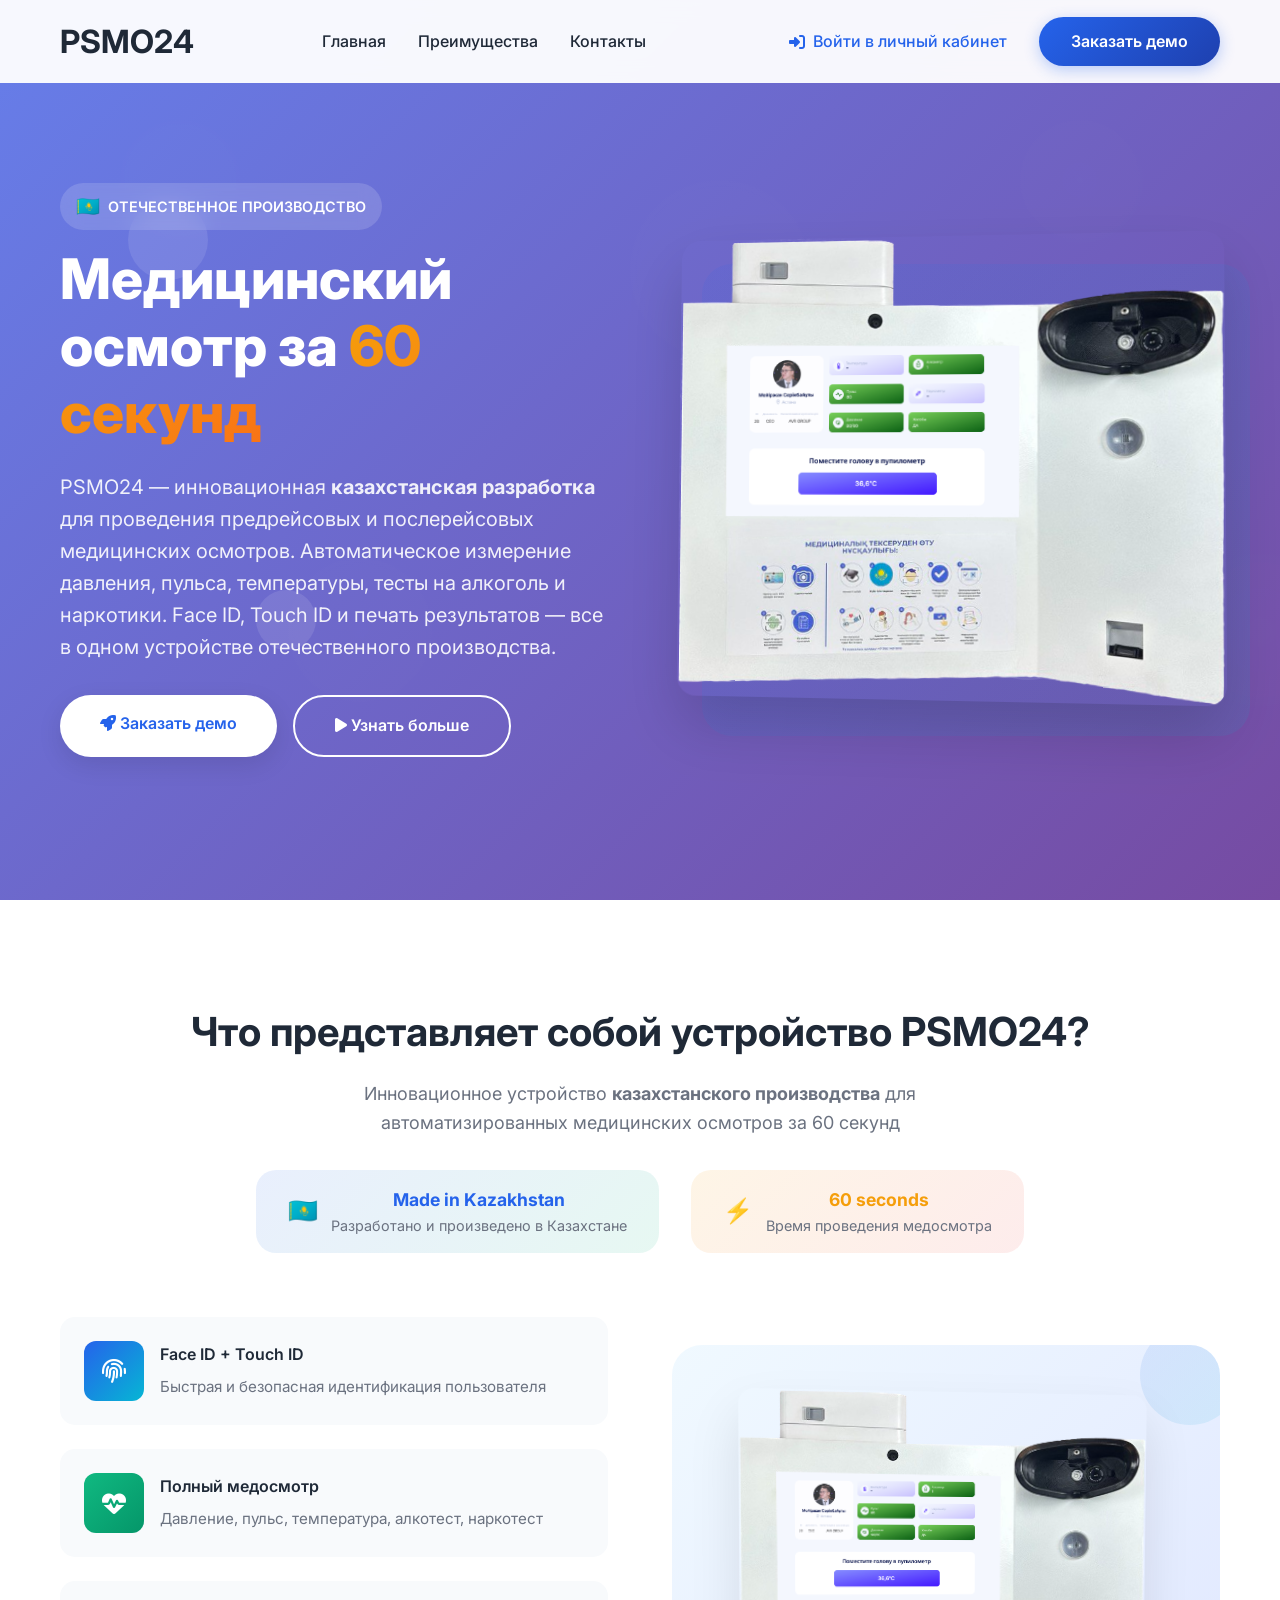
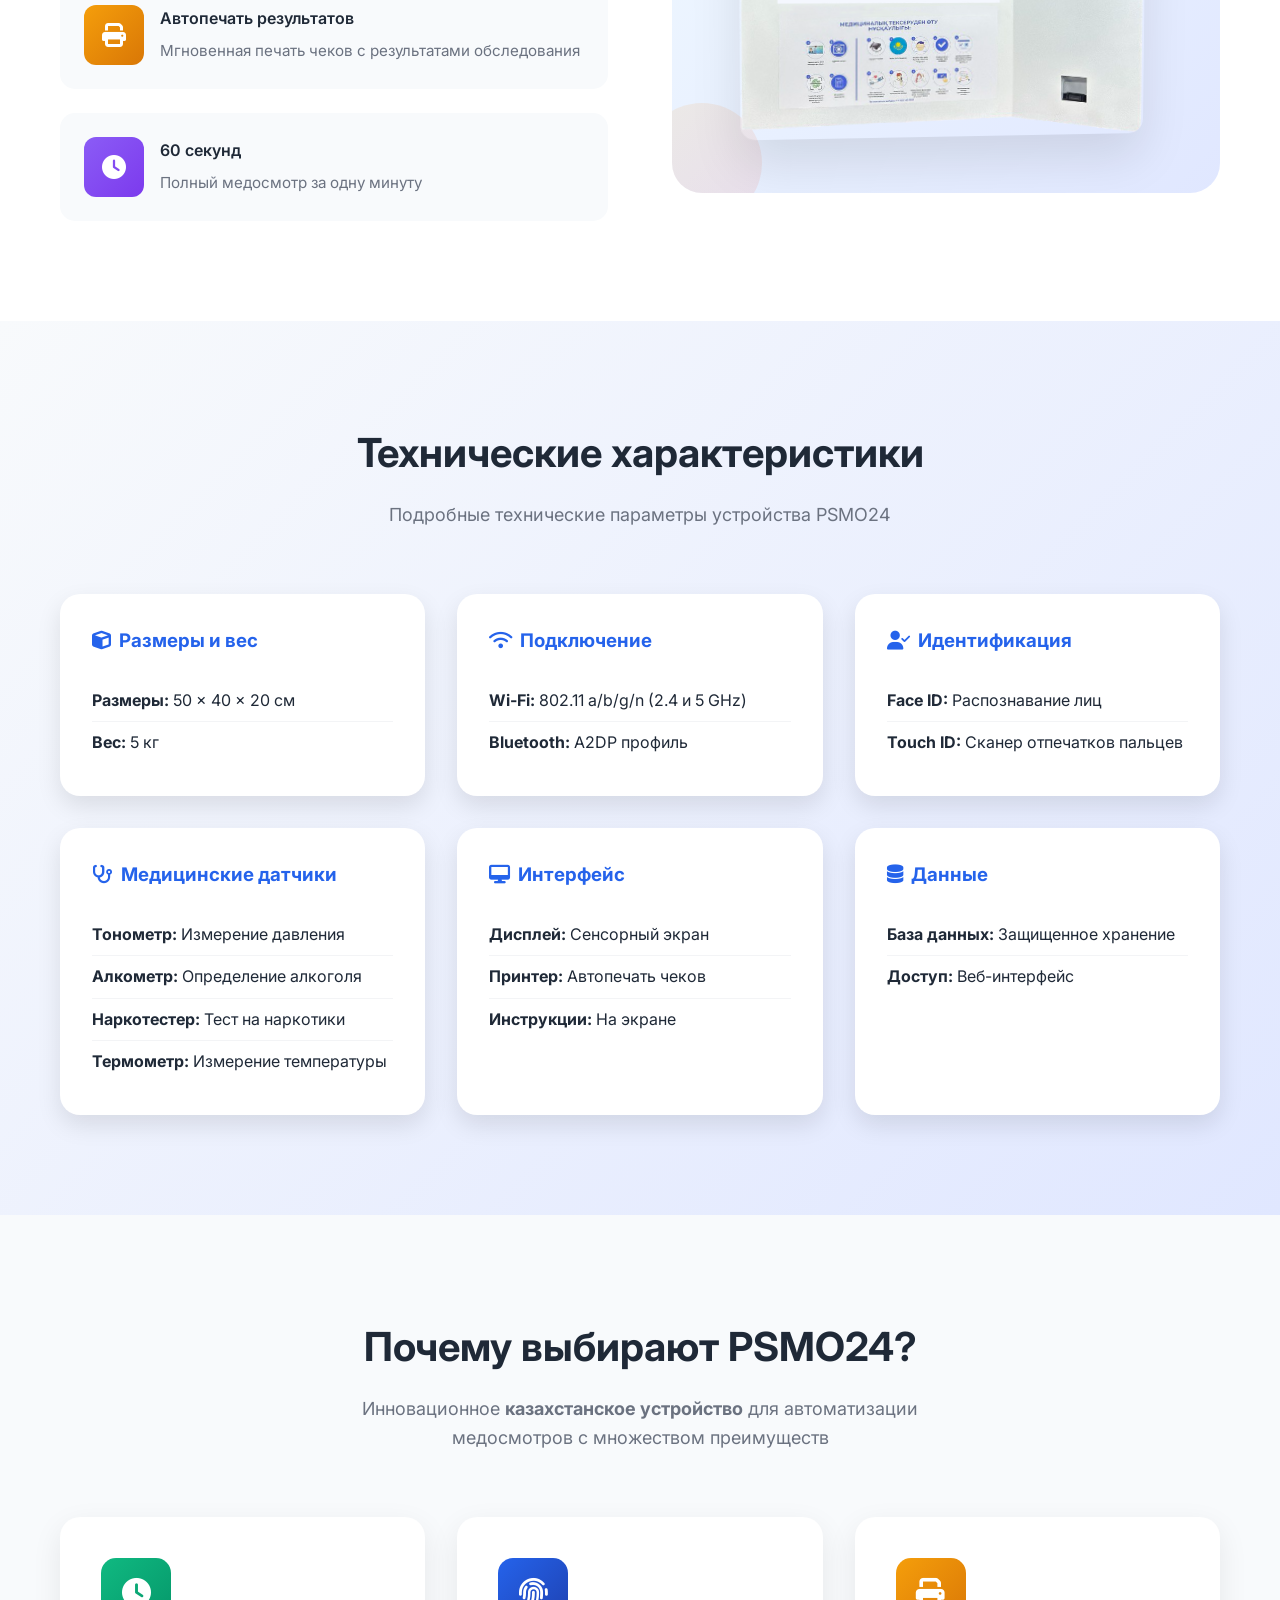
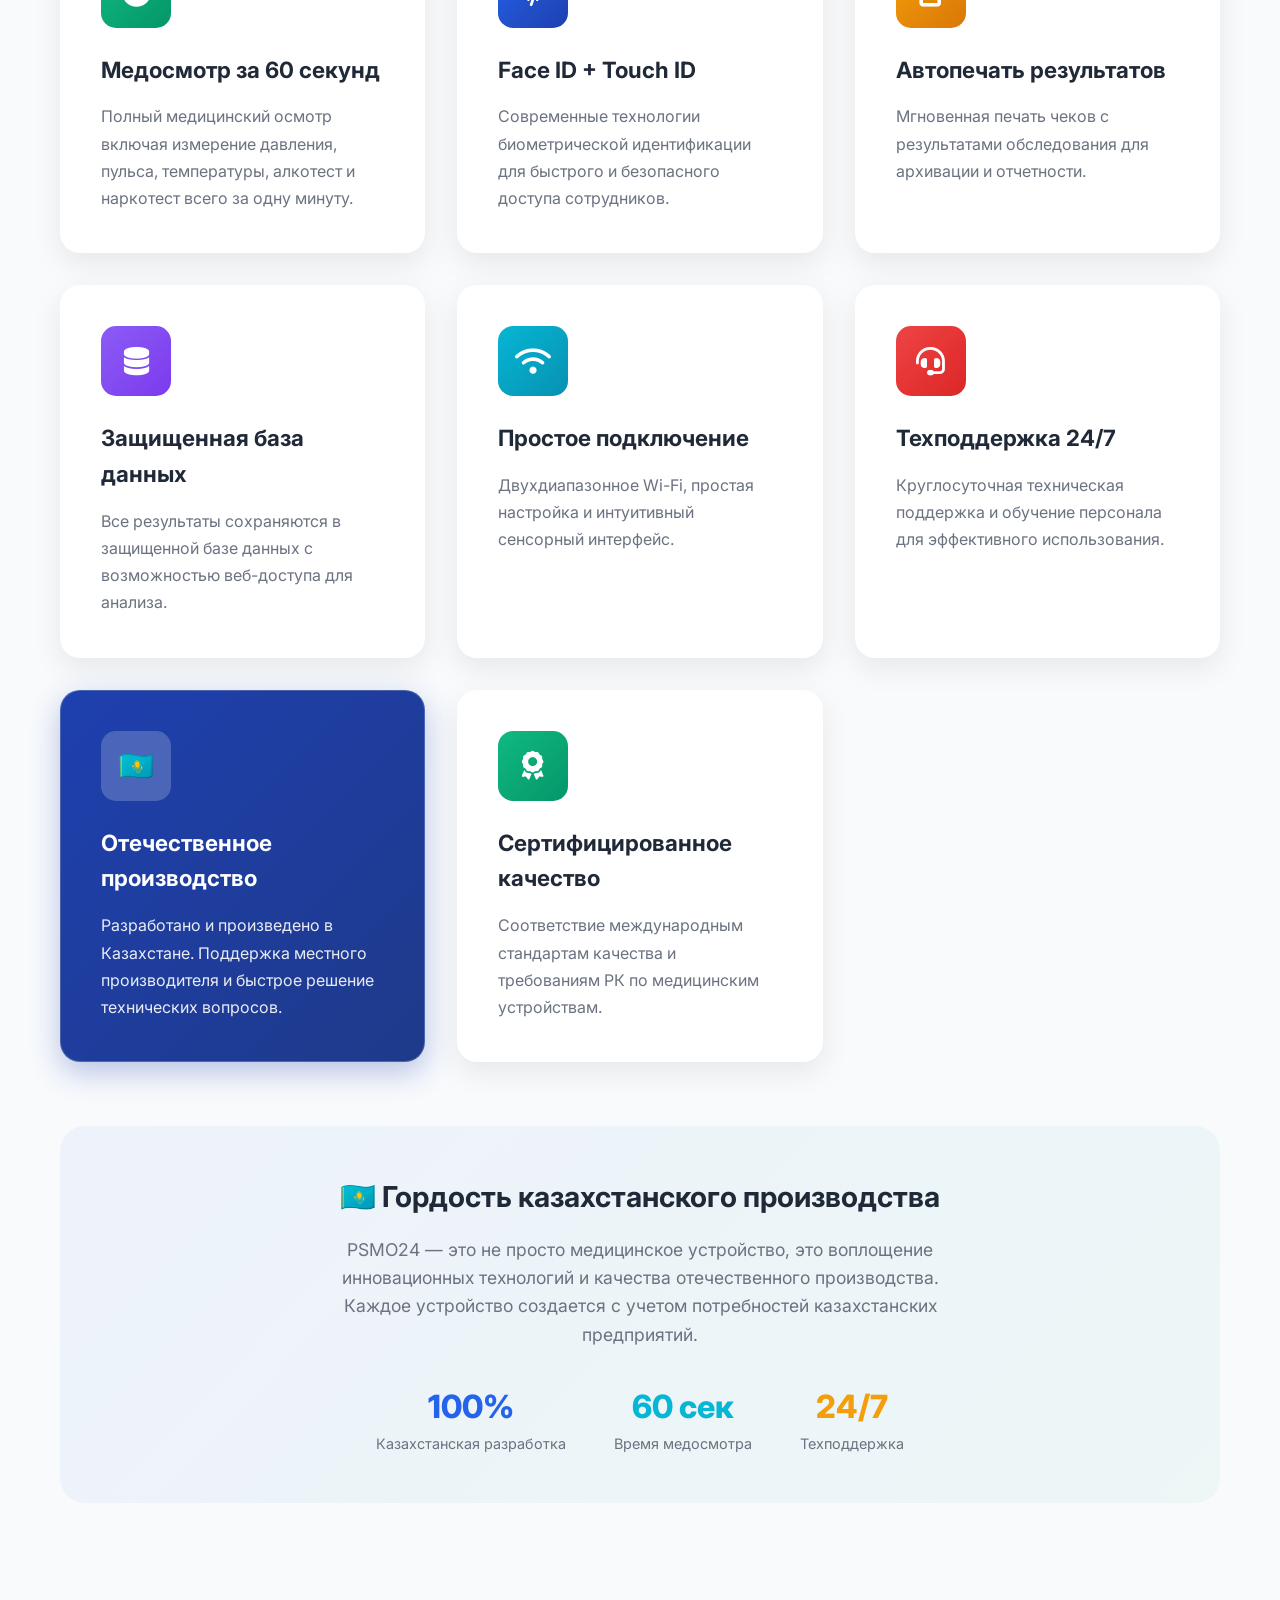
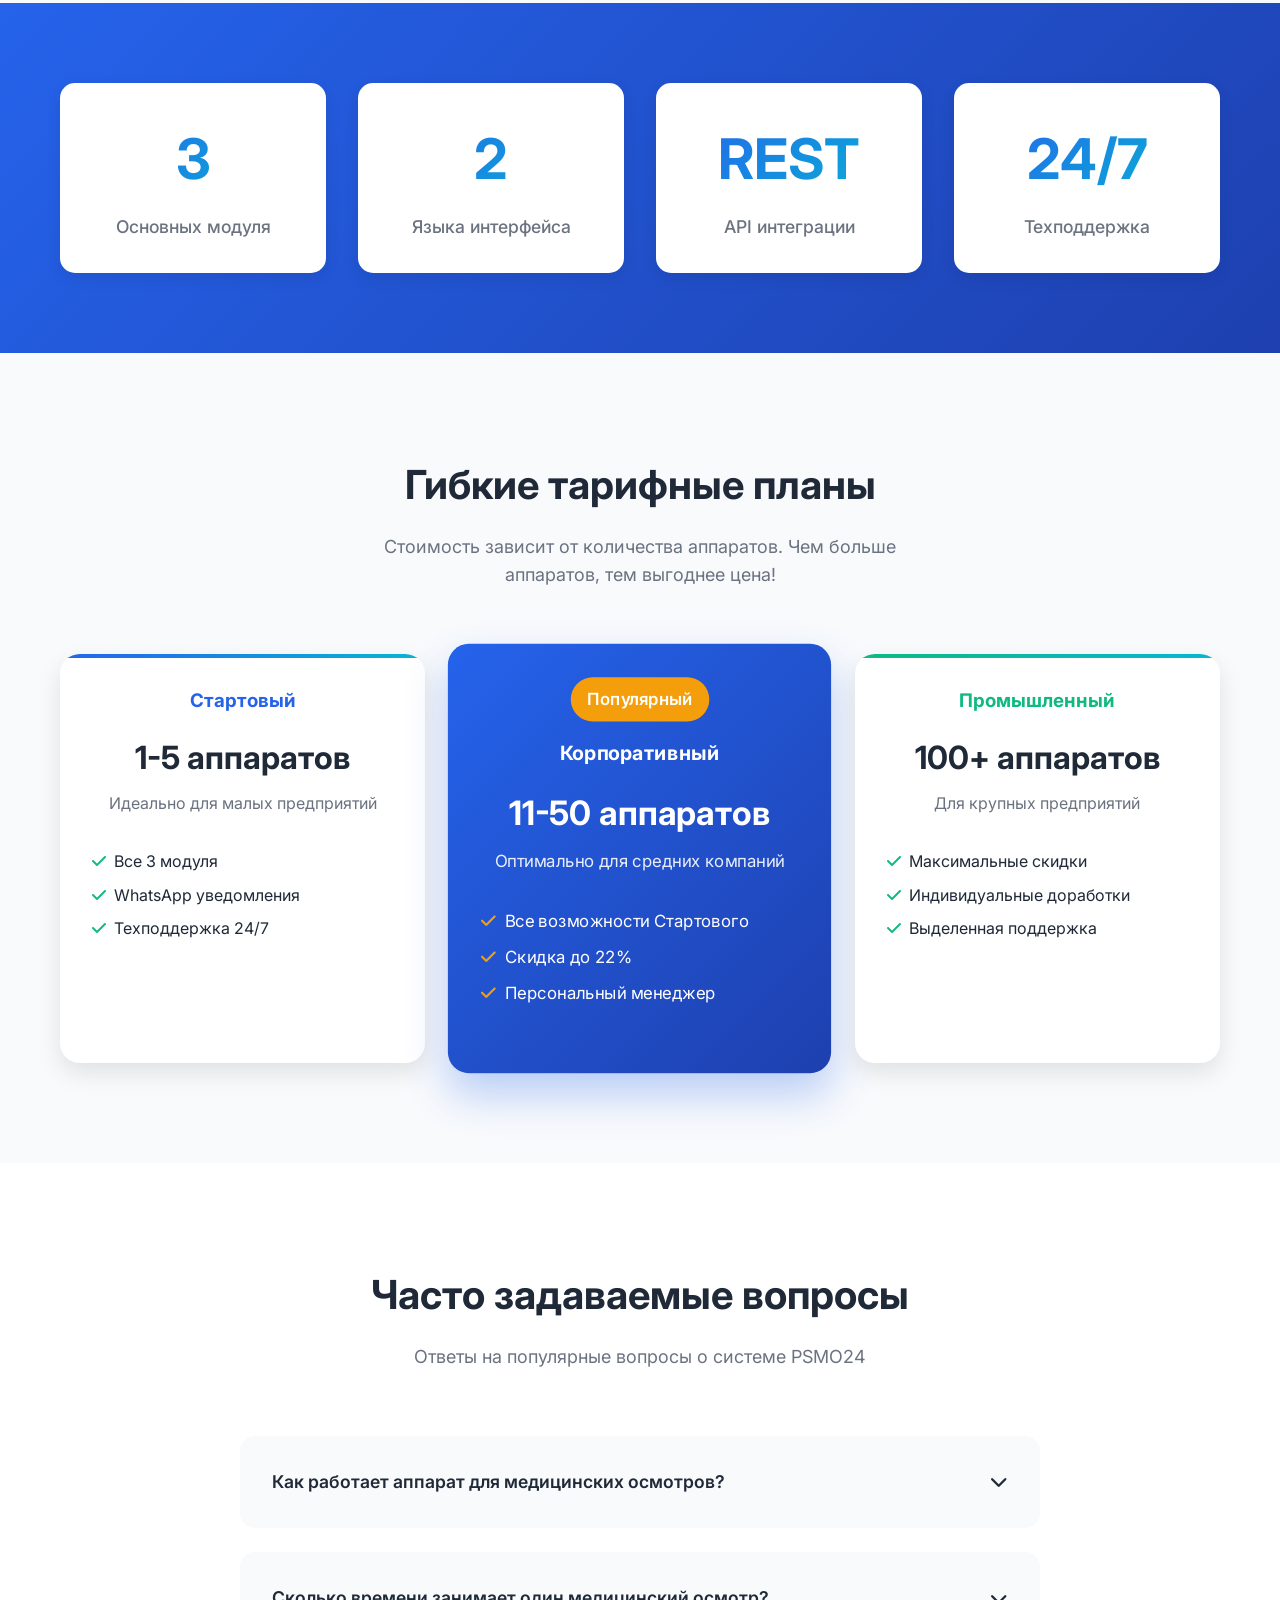
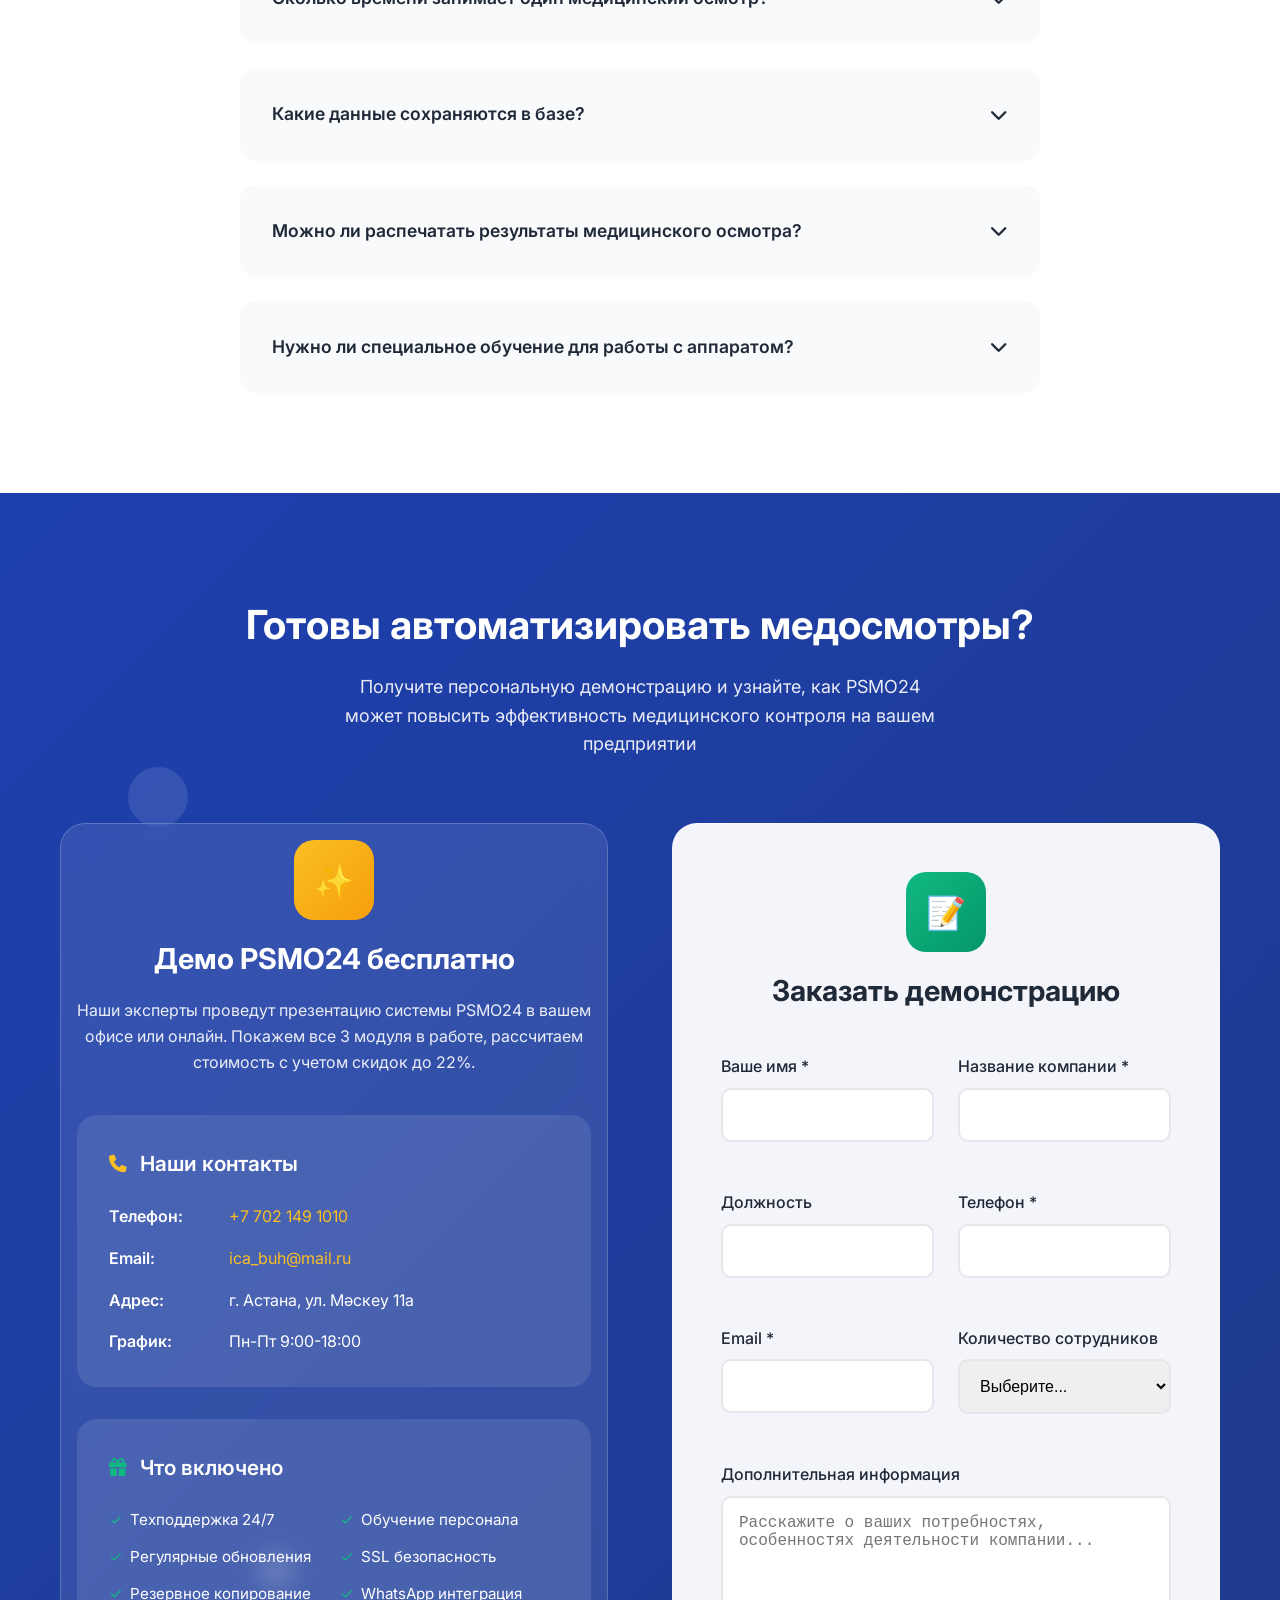
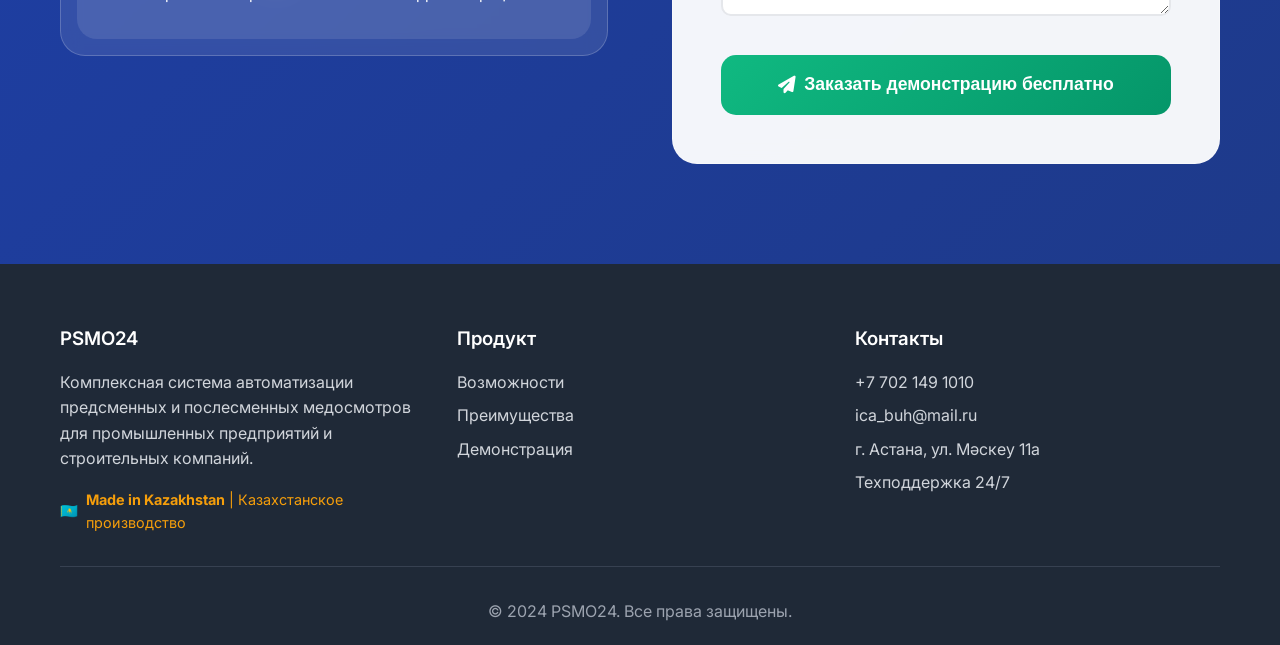
<file: index.html>
﻿<!DOCTYPE html>
<html lang="ru">
   <head>
    <meta charset="UTF-8">
    <meta name="viewport" content="width=device-width, initial-scale=1.0">
    <title>PSMO24 | Автоматизированный медицинский осмотр за 60 секунд в Казахстане</title>
    <meta name="description" content="PSMO24 - инновационная система предрейсовых и послерейсовых медосмотров за 60 секунд. Face ID, Touch ID, измерение давления, пульса, температуры, алкотест и наркотест в одном устройстве.">
    <meta name="keywords" content="PSMO24, предсменный медосмотр, послесменный медосмотр, автоматизация медосмотров, алкотестер, наркотестер, промышленная безопасность, медицинский контроль, Казахстан">
    <meta name="author" content="PSMO24 Team">
    <meta name="robots" content="index, follow">
    
    <!-- Open Graph -->
    <meta property="og:title" content="PSMO24 - Система автоматизации медосмотров">
    <meta property="og:description" content="Комплексная система предсменных и послесменных медосмотров для промышленных предприятий">
    <meta property="og:type" content="website">
    <meta property="og:url" content="https://psmo24.kz/">
    <meta property="og:image" content="https://psmo24.kz/images/main-1.png">
    
    <!-- Twitter -->
    <meta name="twitter:card" content="summary_large_image">
    <meta name="twitter:title" content="PSMO24 - Система автоматизации медосмотров">
    <meta name="twitter:description" content="Комплексная система предсменных и послесменных медосмотров">
    <meta name="twitter:image" content="https://psmo24.kz/images/main-1.png">
    
    <!-- Additional SEO -->
    <link rel="canonical" href="https://psmo24.kz/">
    <link rel="sitemap" type="application/xml" href="/sitemap.xml">
    
    <!-- Structured Data -->
    <script type="application/ld+json">
    {
        "@context": "https://schema.org",
        "@type": "Product",
        "name": "PSMO24",
        "description": "Инновационная система предрейсовых и послерейсовых медицинских осмотров за 60 секунд",
        "brand": {
            "@type": "Brand",
            "name": "PSMO24"
        },
        "manufacturer": {
            "@type": "Organization",
            "name": "PSMO24",
            "address": {
                "@type": "PostalAddress",
                "streetAddress": "ул. Мәскеу 11а",
                "addressLocality": "Астана",
                "addressCountry": "KZ"
            },
            "telephone": "+7 702 149 1010",
            "email": "ica_buh@mail.ru"
        },
        "offers": {
            "@type": "Offer",
            "url": "https://psmo24.kz/",
            "priceCurrency": "KZT",
            "availability": "https://schema.org/InStock"
        }
    }
    </script>
    
    <!-- Fonts -->
    <link href="https://fonts.googleapis.com/css2?family=Inter:wght@300;400;500;600;700;800&display=swap" rel="stylesheet">
    <link href="https://cdnjs.cloudflare.com/ajax/libs/font-awesome/6.4.0/css/all.min.css" rel="stylesheet">
    
    <style>
        * {
            margin: 0;
            padding: 0;
            box-sizing: border-box;
        }
        
        body, html {
            width: 100%;
            overflow-x: hidden;
        }
        
        :root {
            --primary-color: #2563eb;
            --primary-dark: #1e40af;
            --secondary-color: #06b6d4;
            --accent-color: #f59e0b;
            --success-color: #10b981;
            --text-dark: #1f2937;
            --text-light: #6b7280;
            --bg-light: #f8fafc;
            --white: #ffffff;
            --shadow: 0 10px 25px rgba(0,0,0,0.1);
        }
        
        body {
            font-family: 'Inter', sans-serif;
            line-height: 1.6;
            color: var(--text-dark);
            overflow-x: hidden;
        }
        
        html {
            overflow-x: hidden;
        }
        
        * {
            max-width: 100%;
        }
        
        .container {
            max-width: 1200px;
            margin: 0 auto;
            padding: 0 20px;
        }
        
        /* Header */
        .header {
            position: fixed;
            top: 0;
            width: 100%;
            background: rgba(255,255,255,0.95);
            backdrop-filter: blur(10px);
            z-index: 1000;
            transition: all 0.3s ease;
        }
        
        .header.scrolled {
            background: var(--white);
            box-shadow: var(--shadow);
        }
        
        .nav {
            display: flex;
            justify-content: space-between;
            align-items: center;
            padding: 1rem 0;
        }
        
        .logo {
            font-size: 2rem;
            font-weight: 700;
            color: var(--text-dark);
            text-decoration: none;
            transition: color 0.3s ease;
        }
        
        .logo:hover {
            color: var(--primary-color);
        }
        
        .nav-menu {
            display: flex;
            list-style: none;
            gap: 2rem;
        }
        
        .nav-link {
            text-decoration: none;
            color: var(--text-dark);
            font-weight: 500;
            transition: color 0.3s ease;
        }
        
        .nav-link:hover {
            color: var(--primary-color);
        }
        
        .cta-btn {
            background: linear-gradient(135deg, var(--primary-color), var(--primary-dark));
            color: var(--white);
            padding: 0.75rem 2rem;
            border-radius: 50px;
            text-decoration: none;
            font-weight: 600;
            transition: all 0.3s ease;
            box-shadow: 0 4px 15px rgba(37, 99, 235, 0.3);
        }
        
        .cta-btn:hover {
            transform: translateY(-2px);
            box-shadow: 0 8px 25px rgba(37, 99, 235, 0.4);
        }
        
        .login-btn:hover {
            background: rgba(37, 99, 235, 0.1);
            transform: translateY(-1px);
        }
        
        .mobile-only {
            display: none;
        }
        
        /* Обеспечиваем видимость блока "ОТЕЧЕСТВЕННОЕ ПРОИЗВОДСТВО" */
        .hero-text > div:first-child {
            display: flex !important;
            visibility: visible !important;
            opacity: 1 !important;
        }
        
        .hero-text > div:first-child > div {
            display: flex !important;
            visibility: visible !important;
            opacity: 1 !important;
        }
        
        @media (max-width: 768px) {
            .mobile-only {
                display: block;
            }
            .desktop-only {
                display: none !important;
            }
            
            /* Предотвращение горизонтальной прокрутки */
            body, html {
                overflow-x: hidden !important;
                width: 100% !important;
                max-width: 100% !important;
            }
            
            /* Фиксация header на мобильных */
            .header {
                height: auto !important;
                min-height: 70px !important;
                padding: 0 !important;
            }
            
            .header .container {
                padding: 0 15px !important;
            }
            
            .hero {
                min-height: 100vh;
                padding: 120px 0 60px !important;
                overflow-x: hidden !important;
                width: 100% !important;
                max-width: 100vw !important;
                margin-top: 0 !important;
            }
            
            .hero-content {
                grid-template-columns: 1fr !important;
                gap: 2rem;
                text-align: center;
            }
            
            .hero-text h1 {
                font-size: 2.5rem;
            }
            
            .hero-text p {
                font-size: 1.1rem;
            }
            
            .hero-cta {
                justify-content: center;
            }
            
            /* Адаптация device-content секции */
            .device-content {
                grid-template-columns: 1fr !important;
                gap: 2rem !important;
                text-align: center;
            }
            
            /* Адаптация карточек Made in Kazakhstan и 60 seconds */
            .section-header > div:last-child {
                flex-direction: column !important;
                justify-content: center !important;
                gap: 1rem !important;
                align-items: center !important;
            }
            
            .section-header > div:last-child > div {
                width: 100% !important;
                max-width: 100% !important;
                min-width: unset !important;
                padding: 1rem 1.5rem !important;
                text-align: center !important;
                margin: 0 !important;
            }
            
            /* Адаптация specs-grid */
            .specs-grid {
                grid-template-columns: 1fr !important;
                gap: 1.5rem !important;
            }
            
            /* Адаптация pricing-grid */
            .pricing-grid {
                grid-template-columns: 1fr !important;
                gap: 2rem !important;
            }
            
            /* Адаптация contact-content */
            .contact .contact-content {
                grid-template-columns: 1fr !important;
                gap: 2rem !important;
            }
            
            .contact .form-group-grid {
                grid-template-columns: 1fr !important;
            }
            
            /* Адаптация всех grid систем */
            div[style*="grid-template-columns: 1fr 1fr"] {
                grid-template-columns: 1fr !important;
            }
            
            div[style*="grid-template-columns: repeat(auto-fit"] {
                grid-template-columns: 1fr !important;
            }
            
            /* Адаптация изображений */
            .hero-image img {
                max-width: 100%;
                height: auto;
                margin-top: 2rem;
            }
            
            /* Уменьшение отступов на мобильных */
            section {
                padding: 60px 0 !important;
                overflow-x: hidden !important;
                width: 100% !important;
                max-width: 100vw !important;
            }
            
            /* Все контейнеры должны помещаться в экран */
            .container,
            div,
            section {
                box-sizing: border-box !important;
                max-width: 100% !important;
            }
            
            /* Адаптация карточек */
            .spec-card,
            .pricing-card {
                padding: 2rem 1.5rem !important;
            }
            
            /* Адаптация заголовков */
            .section-header h2 {
                font-size: 2rem !important;
            }
            
            .section-header p {
                font-size: 1rem !important;
            }
        }
        
        .mobile-menu-btn {
            display: none;
            background: none;
            border: none;
            font-size: 1.5rem;
            cursor: pointer;
            z-index: 1001;
            color: var(--text-dark);
            padding: 0.5rem;
        }
        
        .mobile-menu-btn.active i {
            transform: rotate(90deg);
        }
        
        .nav-menu.active {
            display: flex !important;
            flex-direction: column;
            position: fixed;
            top: 70px;
            left: 0;
            width: 100%;
            background: var(--white);
            box-shadow: 0 4px 20px rgba(0,0,0,0.1);
            padding: 1.5rem;
            z-index: 1000;
            animation: slideDown 0.3s ease-out;
            border-top: 1px solid #f1f5f9;
        }
        
        @keyframes slideDown {
            from {
                opacity: 0;
                transform: translateY(-10px);
            }
            to {
                opacity: 1;
                transform: translateY(0);
            }
        }
        
        @media (max-width: 768px) {
            .mobile-menu-btn {
                display: block;
            }
            
            .nav-menu {
                display: none;
            }
            
            /* Исправление навигации для мобильных */
            .nav {
                flex-wrap: nowrap !important;
                justify-content: space-between !important;
                align-items: center !important;
                height: auto !important;
                min-height: 60px !important;
            }
            
            .nav-actions {
                display: none !important;
            }
            
            .logo {
                font-size: 1.5rem !important;
                flex-shrink: 0 !important;
            }
        }
        
        /* Hero Section */
        .hero {
            background: linear-gradient(135deg, #667eea 0%, #764ba2 100%);
            color: var(--white);
            min-height: 100vh;
            display: flex;
            align-items: center;
            position: relative;
            overflow: hidden;
            padding: 120px 0 80px;
        }
        
        .hero::before {
            content: '';
            position: absolute;
            top: 0;
            left: 0;
            right: 0;
            bottom: 0;
            background: url('data:image/svg+xml,<svg xmlns="http://www.w3.org/2000/svg" viewBox="0 0 1000 1000"><defs><radialGradient id="a" cx="50%" cy="50%"><stop offset="0%" stop-color="%23ffffff" stop-opacity="0.1"/><stop offset="100%" stop-color="%23ffffff" stop-opacity="0"/></radialGradient></defs><circle cx="200" cy="200" r="100" fill="url(%23a)"/><circle cx="800" cy="300" r="150" fill="url(%23a)"/><circle cx="400" cy="700" r="120" fill="url(%23a)"/></svg>');
            opacity: 0.1;
        }
        
        .floating-elements {
            position: absolute;
            width: 100%;
            height: 100%;
            overflow: hidden;
            pointer-events: none;
        }
        
        .floating-element {
            position: absolute;
            background: rgba(255, 255, 255, 0.1);
            border-radius: 50%;
            animation: float 6s ease-in-out infinite;
        }
        
        .floating-element:nth-child(1) {
            width: 80px;
            height: 80px;
            top: 20%;
            left: 10%;
            animation-delay: 0s;
        }
        
        .floating-element:nth-child(2) {
            width: 120px;
            height: 120px;
            top: 60%;
            right: 15%;
            animation-delay: 2s;
        }
        
        .floating-element:nth-child(3) {
            width: 60px;
            height: 60px;
            bottom: 30%;
            left: 20%;
            animation-delay: 4s;
        }
        
        @keyframes float {
            0%, 100% { transform: translateY(0px) rotate(0deg); }
            50% { transform: translateY(-20px) rotate(180deg); }
        }
        
        .hero-content {
            display: grid;
            grid-template-columns: 1fr 1fr;
            gap: 4rem;
            align-items: center;
            position: relative;
            z-index: 2;
            width: 100%;
        }
        
        .hero-text h1 {
            font-size: 3.5rem;
            font-weight: 800;
            line-height: 1.2;
            margin-bottom: 1.5rem;
        }
        
        .hero-text .highlight {
            background: linear-gradient(135deg, var(--accent-color), #f97316);
            -webkit-background-clip: text;
            -webkit-text-fill-color: transparent;
        }
        
        .hero-text p {
            font-size: 1.25rem;
            margin-bottom: 2rem;
            opacity: 0.9;
        }
        
        .hero-cta {
            display: flex;
            gap: 1rem;
            flex-wrap: wrap;
        }
        
        .btn-primary {
            background: var(--white);
            color: var(--primary-color);
            padding: 1rem 2.5rem;
            border-radius: 50px;
            text-decoration: none;
            font-weight: 600;
            transition: all 0.4s cubic-bezier(0.25, 0.8, 0.25, 1);
            box-shadow: 0 8px 25px rgba(0,0,0,0.1);
            position: relative;
            overflow: hidden;
        }
        
        .btn-primary::before {
            content: '';
            position: absolute;
            top: 0;
            left: -100%;
            width: 100%;
            height: 100%;
            background: linear-gradient(90deg, transparent, rgba(37, 99, 235, 0.1), transparent);
            transition: left 0.6s;
        }
        
        .btn-primary:hover::before {
            left: 100%;
        }
        
        .btn-primary:hover {
            transform: translateY(-3px) scale(1.05);
            box-shadow: 0 20px 40px rgba(0,0,0,0.25);
        }
        
        .btn-secondary {
            background: transparent;
            color: var(--white);
            padding: 1rem 2.5rem;
            border: 2px solid var(--white);
            border-radius: 50px;
            text-decoration: none;
            font-weight: 600;
            transition: all 0.3s ease;
        }
        
        .btn-secondary:hover {
            background: var(--white);
            color: var(--primary-color);
        }
        
        .hero-image {
            text-align: center;
        }
        
        .hero-image {
            position: relative;
        }
        
        .hero-image img {
            max-width: 100%;
            height: auto;
            border-radius: 20px;
            box-shadow: 0 30px 60px rgba(0,0,0,0.15);
            transform: perspective(1000px) rotateY(-5deg) rotateX(2deg);
            transition: all 0.4s ease;
        }
        
        .hero-image:hover img {
            transform: perspective(1000px) rotateY(0deg) rotateX(0deg) scale(1.02);
            box-shadow: 0 40px 80px rgba(0,0,0,0.2);
        }
        
        .hero-image::before {
            content: '';
            position: absolute;
            top: 30px;
            left: 30px;
            right: -30px;
            bottom: -30px;
            background: linear-gradient(135deg, rgba(37, 99, 235, 0.1), rgba(6, 182, 212, 0.1));
            border-radius: 30px;
            z-index: -1;
            blur: 20px;
        }
        
        /* Features Section */
        .features {
            padding: 100px 0;
            background: var(--bg-light);
            position: relative;
            overflow: hidden;
        }
        
        .features::before {
            content: '';
            position: absolute;
            top: 0;
            left: 0;
            right: 0;
            height: 100px;
            background: linear-gradient(180deg, rgba(102, 126, 234, 0.05) 0%, transparent 100%);
            pointer-events: none;
        }
        
        .section-header {
            text-align: center;
            margin-bottom: 4rem;
        }
        
        .section-header h2 {
            font-size: 2.5rem;
            font-weight: 700;
            margin-bottom: 1rem;
            color: var(--text-dark);
        }
        
        .section-header p {
            font-size: 1.125rem;
            color: var(--text-light);
            max-width: 600px;
            margin: 0 auto;
        }
        
        .features-grid {
            display: grid;
            grid-template-columns: repeat(auto-fit, minmax(300px, 1fr));
            gap: 2rem;
        }
        
        .feature-card {
            background: var(--white);
            padding: 2.5rem;
            border-radius: 20px;
            box-shadow: var(--shadow);
            transition: all 0.4s cubic-bezier(0.25, 0.8, 0.25, 1);
            text-align: center;
            position: relative;
            overflow: hidden;
        }
        
        .feature-card::before {
            content: '';
            position: absolute;
            top: 0;
            left: -100%;
            width: 100%;
            height: 100%;
            background: linear-gradient(90deg, transparent, rgba(255,255,255,0.2), transparent);
            transition: left 0.6s;
        }
        
        .feature-card:hover::before {
            left: 100%;
        }
        
        .feature-card:hover {
            transform: translateY(-15px) scale(1.02);
            box-shadow: 0 25px 50px rgba(0,0,0,0.2);
        }
        
        .feature-icon {
            width: 90px;
            height: 90px;
            background: linear-gradient(135deg, var(--primary-color), var(--secondary-color));
            border-radius: 50%;
            display: flex;
            align-items: center;
            justify-content: center;
            margin: 0 auto 1.5rem;
            font-size: 2.2rem;
            color: var(--white);
            position: relative;
            transition: all 0.4s ease;
            box-shadow: 0 8px 25px rgba(37, 99, 235, 0.3);
        }
        
        .feature-icon::before {
            content: '';
            position: absolute;
            top: -4px;
            left: -4px;
            right: -4px;
            bottom: -4px;
            border-radius: 50%;
            background: linear-gradient(135deg, #ff6b6b, #4ecdc4, #45b7d1);
            z-index: -1;
            opacity: 0;
            transition: opacity 0.4s ease;
        }
        
        .feature-card:hover .feature-icon {
            transform: rotate(360deg) scale(1.1);
        }
        
        .feature-card:hover .feature-icon::before {
            opacity: 1;
        }
        
        .feature-card h3 {
            font-size: 1.5rem;
            font-weight: 600;
            margin-bottom: 1rem;
        }
        
        .feature-card p {
            color: var(--text-light);
            line-height: 1.7;
        }
        
        /* Benefits Section */
        .benefits {
            padding: 100px 0;
            background: var(--white);
        }
        
        .benefits-content {
            display: grid;
            grid-template-columns: 1fr 1fr;
            gap: 4rem;
            align-items: center;
        }
        
        .benefits-list {
            list-style: none;
        }
        
        .benefits-list li {
            display: flex;
            align-items: center;
            margin-bottom: 1.5rem;
            font-size: 1.125rem;
        }
        
        .benefits-list i {
            color: var(--success-color);
            margin-right: 1rem;
            font-size: 1.25rem;
        }
        
        /* Stats Section */
        .stats {
            padding: 80px 0;
            background: linear-gradient(135deg, var(--primary-color), var(--primary-dark));
            color: var(--white);
        }
        
        .stats-grid {
            display: grid;
            grid-template-columns: repeat(auto-fit, minmax(220px, 1fr));
            gap: 2rem;
            text-align: center;
        }
        
        .stat-item {
            text-align: center;
            padding: 2rem 1.5rem;
            background: var(--white);
            border-radius: 15px;
            transition: all 0.4s ease;
            position: relative;
            overflow: hidden;
            box-shadow: 0 5px 15px rgba(0,0,0,0.08);
        }
        
        .stat-item::before {
            content: '';
            position: absolute;
            top: 0;
            left: 0;
            right: 0;
            height: 4px;
            background: linear-gradient(90deg, var(--primary-color), var(--secondary-color), var(--accent-color));
            transform: scaleX(0);
            transition: transform 0.6s ease;
        }
        
        .stat-item:hover::before {
            transform: scaleX(1);
        }
        
        .stat-item:hover {
            transform: translateY(-10px);
            box-shadow: 0 15px 35px rgba(0,0,0,0.15);
        }
        
        .stat-item h3 {
            font-size: 3.5rem;
            font-weight: 700;
            background: linear-gradient(135deg, var(--primary-color), var(--secondary-color));
            -webkit-background-clip: text;
            -webkit-text-fill-color: transparent;
            background-clip: text;
            margin-bottom: 0.5rem;
            transition: all 0.3s ease;
        }
        
        .stat-item:hover h3 {
            transform: scale(1.1);
        }
        
        .stat-item p {
            color: var(--text-light);
            font-size: 1.1rem;
            font-weight: 500;
        }
        
        /* Pricing Cards */
        .pricing-card:hover {
            transform: translateY(-10px) scale(1.02) !important;
            box-shadow: 0 25px 50px rgba(0,0,0,0.15) !important;
        }
        
        .pricing-card {
            position: relative;
        }
        
        .pricing-card::after {
            content: '';
            position: absolute;
            top: 0;
            left: 0;
            right: 0;
            bottom: 0;
            background: linear-gradient(135deg, rgba(255,255,255,0.1), rgba(255,255,255,0));
            opacity: 0;
            transition: opacity 0.3s ease;
            pointer-events: none;
        }
        
        .pricing-card:hover::after {
            opacity: 1;
        }
        
        /* Benefit Cards */
        .benefit-card:hover {
            transform: translateY(-10px) scale(1.02) !important;
            box-shadow: 0 20px 50px rgba(0,0,0,0.15) !important;
        }
        
        /* Contact Form */
        .contact {
            padding: 100px 0;
            background: var(--bg-light);
        }
        
        .contact-content {
            display: grid;
            grid-template-columns: 1fr 1fr;
            gap: 4rem;
            align-items: start;
        }
        
        .form-group {
            margin-bottom: 1.5rem;
        }
        
        .form-group label {
            display: block;
            margin-bottom: 0.5rem;
            font-weight: 500;
            color: var(--text-dark);
        }
        
        .form-group input,
        .form-group textarea,
        .form-group select {
            width: 100%;
            padding: 1rem;
            border: 2px solid #e5e7eb;
            border-radius: 10px;
            font-size: 1rem;
            transition: border-color 0.3s ease;
        }
        
        .form-group input:focus,
        .form-group textarea:focus,
        .form-group select:focus {
            outline: none;
            border-color: var(--primary-color);
        }
        
        .form-group textarea {
            resize: vertical;
            min-height: 120px;
        }
        
        .submit-btn {
            background: linear-gradient(135deg, var(--primary-color), var(--primary-dark));
            color: var(--white);
            padding: 1rem 3rem;
            border: none;
            border-radius: 50px;
            font-size: 1.125rem;
            font-weight: 600;
            cursor: pointer;
            transition: all 0.3s ease;
            width: 100%;
        }
        
        .submit-btn:hover {
            transform: translateY(-2px);
            box-shadow: 0 10px 25px rgba(37, 99, 235, 0.4);
        }
        
        /* Footer */
        .footer {
            background: var(--text-dark);
            color: var(--white);
            padding: 60px 0 20px;
        }
        
        .footer-content {
            display: grid;
            grid-template-columns: repeat(auto-fit, minmax(250px, 1fr));
            gap: 2rem;
            margin-bottom: 2rem;
        }
        
        .footer-section h3 {
            margin-bottom: 1rem;
            font-weight: 600;
        }
        
        .footer-section p,
        .footer-section a {
            color: #d1d5db;
            text-decoration: none;
            margin-bottom: 0.5rem;
            display: block;
        }
        
        .footer-section a:hover {
            color: var(--white);
        }
        
        .footer-bottom {
            border-top: 1px solid #374151;
            padding-top: 2rem;
            text-align: center;
            color: #9ca3af;
        }
        
        /* Responsive Design */
        @media (max-width: 768px) {
            .nav-menu {
                display: none;
            }
            
            .mobile-menu-btn {
                display: block;
            }
            
            .hero-content,
            .benefits-content,
            .contact-content {
                grid-template-columns: 1fr;
                gap: 2rem;
            }
            
            .hero-text h1 {
                font-size: 2.5rem;
            }
            
            .hero-cta {
                flex-direction: column;
                align-items: stretch;
            }
            
            .section-header h2 {
                font-size: 2rem;
            }
            
            .features-grid {
                grid-template-columns: 1fr;
            }
            
            .stats-grid {
                grid-template-columns: repeat(2, 1fr);
            }
        }
        
        @media (max-width: 480px) {
            .container {
                padding: 0 10px !important;
                margin: 0 !important;
                width: 100% !important;
                max-width: 100% !important;
            }
            
            .hero {
                padding: 120px 0 60px !important;
                margin: 0 !important;
                width: 100% !important;
                max-width: 100vw !important;
            }
            
            /* Дополнительная фиксация навигации */
            .nav {
                flex-wrap: nowrap !important;
                height: auto !important;
                min-height: 60px !important;
                padding: 0.5rem 0 !important;
            }
            
            .logo {
                font-size: 1.3rem !important;
            }
            
            /* Принудительная видимость блока на маленьких экранах */
            .hero-text > div:first-child {
                display: flex !important;
                visibility: visible !important;
                opacity: 1 !important;
                height: auto !important;
                overflow: visible !important;
                margin-bottom: 1.5rem !important;
            }
            
            .hero-text > div:first-child > div {
                display: flex !important;
                visibility: visible !important;
                opacity: 1 !important;
                background: rgba(255,255,255,0.25) !important;
                border: 1px solid rgba(255,255,255,0.3) !important;
                max-width: 100% !important;
                flex-wrap: nowrap !important;
            }
            
            .hero-text > div:first-child > div span:first-child {
                display: inline-block !important;
                font-size: 1.1rem !important;
                margin-right: 0.4rem !important;
            }
            
            .hero-text > div:first-child > div span:last-child {
                display: inline-block !important;
                font-size: 0.7rem !important;
                font-weight: 700 !important;
                color: white !important;
                text-shadow: 0 1px 2px rgba(0,0,0,0.3) !important;
            }
            
            /* Дополнительная адаптация карточек для маленьких экранов */
            .section-header > div:last-child {
                gap: 1rem !important;
                margin-top: 1.5rem !important;
                flex-direction: column !important;
            }
            
            .section-header > div:last-child > div {
                width: 100% !important;
                max-width: 100% !important;
                min-width: unset !important;
                padding: 1rem 1.2rem !important;
                margin: 0 !important;
            }
            
            .section-header > div:last-child > div h3 {
                font-size: 1rem !important;
                margin: 0 !important;
            }
            
            .section-header > div:last-child > div div {
                font-size: 0.85rem !important;
            }
            
            .section-header > div:last-child > div span {
                font-size: 1.3rem !important;
                margin-right: 0.5rem !important;
            }
            
            .hero-text h1 {
                font-size: 2rem !important;
            }
            
            .hero-text p {
                font-size: 1rem !important;
            }
            
            .feature-card {
                padding: 2rem;
            }
            
            .stats-grid {
                grid-template-columns: 1fr !important;
            }
            
            /* Адаптация кнопок на очень маленьких экранах */
            .btn-primary,
            .btn-secondary {
                padding: 0.8rem 1.5rem !important;
                font-size: 0.9rem !important;
                width: 100%;
                margin-bottom: 1rem;
                text-align: center;
            }
            
            /* Адаптация hero-cta */
            .hero-cta {
                flex-direction: column !important;
                align-items: stretch !important;
                gap: 1rem !important;
            }
            
            /* Уменьшение заголовков */
            .section-header h2 {
                font-size: 1.8rem !important;
            }
            
            /* Адаптация навигации для мобильных */
            .nav {
                flex-wrap: nowrap !important;
                justify-content: space-between !important;
                align-items: center !important;
                padding: 0.8rem 0 !important;
                height: auto !important;
                min-height: 70px !important;
            }
            
            .mobile-menu-btn {
                display: block !important;
                order: 3 !important;
                flex-shrink: 0 !important;
            }
            
            .nav-menu {
                display: none !important;
            }
            
            .nav-actions {
                display: none !important;
            }
            
            .logo {
                order: 1 !important;
                flex-shrink: 0 !important;
                font-size: 1.4rem !important;
            }
            
            /* Адаптация карточек на маленьких экранах */
            .spec-card,
            .pricing-card {
                padding: 1.5rem 1rem !important;
                margin-bottom: 1rem;
            }
            
            /* Адаптация таблиц */
            table {
                font-size: 0.8rem !important;
            }
            
            /* Адаптация списков */
            ul li {
                font-size: 0.9rem !important;
            }
            
            /* Адаптация отступов для всех элементов */
            .container {
                padding: 0 10px !important;
            }
            
            /* Адаптация блока "ОТЕЧЕСТВЕННОЕ ПРОИЗВОДСТВО" */
            .hero-text > div:first-child {
                display: flex !important;
                flex-direction: column !important;
                gap: 0.5rem !important;
                align-items: center !important;
                text-align: center !important;
                width: 100% !important;
                max-width: 100% !important;
                justify-content: center !important;
                margin-bottom: 1rem !important;
                visibility: visible !important;
                opacity: 1 !important;
            }
            
            .hero-text > div:first-child > div {
                display: flex !important;
                align-items: center !important;
                justify-content: center !important;
                padding: 0.4rem 0.8rem !important;
                font-size: 0.75rem !important;
                white-space: normal !important;
                min-width: 0 !important;
                width: auto !important;
                max-width: 95% !important;
                box-sizing: border-box !important;
                text-align: center !important;
                line-height: 1.3 !important;
                margin: 0 auto !important;
                background: rgba(255,255,255,0.2) !important;
                border-radius: 25px !important;
                backdrop-filter: blur(10px) !important;
                visibility: visible !important;
                opacity: 1 !important;
            }
            
            .hero-text > div:first-child > div span {
                display: inline !important;
                visibility: visible !important;
                opacity: 1 !important;
                color: white !important;
                font-weight: 600 !important;
            }
            
            .hero-text > div:first-child > div span:first-child {
                font-size: 1rem !important;
                margin-right: 0.3rem !important;
            }
            
            .hero-text > div:first-child > div span:last-child {
                font-size: 0.7rem !important;
                font-weight: 600 !important;
                word-break: normal !important;
                white-space: nowrap !important;
                overflow: visible !important;
                text-overflow: unset !important;
            }
            
            /* Дополнительная адаптация для очень длинного текста */
            .hero-text > div:first-child > div {
                word-wrap: normal !important;
                overflow-wrap: normal !important;
                text-overflow: unset !important;
                overflow: visible !important;
            }
        }
        
        /* Additional responsive breakpoints */
        @media (max-width: 1024px) {
            .hero-content {
                gap: 3rem;
            }
            
            .section-header h2 {
                font-size: 2.5rem;
            }
            
            /* Адаптация для планшетов */
            div[style*="grid-template-columns: repeat(auto-fit, minmax(300px, 1fr))"] {
                grid-template-columns: repeat(auto-fit, minmax(250px, 1fr)) !important;
            }
            
            /* Карточки Made in Kazakhstan и 60 seconds для больших планшетов */
            .section-header > div:last-child {
                flex-direction: column !important;
                gap: 1.5rem !important;
                justify-content: center !important;
                align-items: center !important;
            }
            
            .section-header > div:last-child > div {
                width: 100% !important;
                max-width: 450px !important;
                padding: 1.5rem 2.5rem !important;
            }
        }
        
        @media (max-width: 1200px) {
            .container {
                max-width: 1000px;
            }
        }
        
        /* Дополнительная адаптация для планшетов в портретной ориентации */
        @media (max-width: 820px) and (orientation: portrait) {
            .hero-content {
                grid-template-columns: 1fr !important;
                text-align: center;
            }
            
            .device-content {
                grid-template-columns: 1fr !important;
            }
            
            div[style*="grid-template-columns: 1fr 1fr"] {
                grid-template-columns: 1fr !important;
            }
            
            /* Карточки Made in Kazakhstan и 60 seconds для планшетов */
            .section-header > div:last-child {
                flex-direction: column !important;
                gap: 1.5rem !important;
                justify-content: center !important;
                align-items: center !important;
            }
            
            .section-header > div:last-child > div {
                width: 100% !important;
                max-width: 400px !important;
                min-width: unset !important;
                padding: 1.2rem 2rem !important;
            }
        }
        
        /* Адаптация для планшетов в альбомной ориентации */
        @media (max-width: 1024px) and (orientation: landscape) {
            .hero {
                padding: 80px 0 40px !important;
            }
            
            section {
                padding: 50px 0 !important;
            }
        }
        
        /* Animation */
        @keyframes fadeInUp {
            from {
                opacity: 0;
                transform: translateY(30px);
            }
            to {
                opacity: 1;
                transform: translateY(0);
            }
        }
        
        .animate-on-scroll {
            animation: fadeInUp 0.6s ease-out;
        }
        
        /* Loading Animation */
        .loading {
            display: none;
            text-align: center;
            margin-top: 1rem;
        }
        
        .spinner {
            display: inline-block;
            width: 20px;
            height: 20px;
            border: 3px solid #f3f3f3;
            border-top: 3px solid var(--primary-color);
            border-radius: 50%;
            animation: spin 1s linear infinite;
        }
        
        @keyframes spin {
            0% { transform: rotate(0deg); }
            100% { transform: rotate(360deg); }
        }
        
        .success-message {
            display: none;
            background: var(--success-color);
            color: white;
            padding: 1rem;
            border-radius: 10px;
            margin-top: 1rem;
            text-align: center;
        }
        
        .error-message {
            display: none;
            background: #ef4444;
            color: white;
            padding: 1rem;
            border-radius: 10px;
            margin-top: 1rem;
            text-align: center;
        }
    </style>
</head>
<body>
    <!-- Header -->
    <header class="header" id="header">
        <div class="container">
            <nav class="nav">
                <a href="#" class="logo">PSMO24</a>
                <ul class="nav-menu">
                    <li><a href="#home" class="nav-link">Главная</a></li>
                    <li><a href="#benefits" class="nav-link">Преимущества</a></li>
                    <li><a href="#contact" class="nav-link">Контакты</a></li>
                    <li class="mobile-only"><a href="https://login.psmo24.kz" class="nav-link" style="color: var(--primary-color); font-weight: 600;"><i class="fas fa-sign-in-alt"></i> Личный кабинет</a></li>
                        </ul>
                <div class="nav-actions" style="display: flex; gap: 1rem; align-items: center;">
                    <a href="https://login.psmo24.kz" class="login-btn desktop-only" style="color: var(--primary-color); text-decoration: none; font-weight: 500; padding: 0.5rem 1rem; border-radius: 8px; transition: all 0.3s ease; display: flex; align-items: center; gap: 0.5rem;">
                        <i class="fas fa-sign-in-alt"></i> Войти в личный кабинет
                    </a>
                    <a href="#contact" class="cta-btn">Заказать демо</a>
                     </div>
                <button class="mobile-menu-btn">
                    <i class="fas fa-bars"></i>
                </button>
                  </nav>
               </div>
      </header>

    <!-- Hero Section -->
    <section class="hero" id="home">
        <div class="floating-elements">
            <div class="floating-element"></div>
            <div class="floating-element"></div>
            <div class="floating-element"></div>
        </div>
         <div class="container">
            <div class="hero-content">
                <div class="hero-text">
                    <div style="display: flex; align-items: center; gap: 1rem; margin-bottom: 1rem;">
                        <div style="display: flex; align-items: center; background: rgba(255,255,255,0.15); padding: 0.5rem 1rem; border-radius: 25px; backdrop-filter: blur(10px);">
                            <span style="font-size: 1.2rem; margin-right: 0.5rem;">🇰🇿</span>
                            <span style="font-weight: 600; font-size: 0.9rem;">ОТЕЧЕСТВЕННОЕ ПРОИЗВОДСТВО</span>
                        </div>
                    </div>
                    <h1>
                        Медицинский осмотр за <span class="highlight">60 секунд</span>
                    </h1>
                    <p>
                        PSMO24 — инновационная <strong>казахстанская разработка</strong> для проведения предрейсовых и послерейсовых медицинских осмотров. 
                        Автоматическое измерение давления, пульса, температуры, тесты на алкоголь и наркотики. 
                        Face ID, Touch ID и печать результатов — все в одном устройстве отечественного производства.
                    </p>
                    <div class="hero-cta">
                        <a href="#contact" class="btn-primary">
                            <i class="fas fa-rocket"></i> Заказать демо
                        </a>
                        <a href="#benefits" class="btn-secondary">
                            <i class="fas fa-play"></i> Узнать больше
                        </a>
                  </div>
               </div>
                <div class="hero-image">
                    <img src="images/main-1.png" alt="PSMO24 - Система автоматизации предсменных и послесменных медосмотров" />
            </div>
         </div>
        </div>
    </section>



    <!-- Device Info Section -->
    <section class="device-info" style="padding: 100px 0; background: var(--white);">
         <div class="container">
            <div class="section-header">
                <h2>Что представляет собой устройство PSMO24?</h2>
                <p>Инновационное устройство <strong>казахстанского производства</strong> для автоматизированных медицинских осмотров за 60 секунд</p>
                <div style="display: flex; justify-content: center; align-items: center; gap: 2rem; margin-top: 2rem;">
                    <div style="display: flex; align-items: center; background: linear-gradient(135deg, rgba(37, 99, 235, 0.1), rgba(16, 185, 129, 0.1)); padding: 1rem 2rem; border-radius: 20px;">
                        <span style="font-size: 1.5rem; margin-right: 0.8rem;">🇰🇿</span>
                        <div>
                            <h3 style="font-weight: 700; color: var(--primary-color); margin: 0; font-size: 1.1rem;">Made in Kazakhstan</h3>
                            <div style="font-size: 0.9rem; color: var(--text-light);">Разработано и произведено в Казахстане</div>
                        </div>
                    </div>
                    <div style="display: flex; align-items: center; background: linear-gradient(135deg, rgba(245, 158, 11, 0.1), rgba(239, 68, 68, 0.1)); padding: 1rem 2rem; border-radius: 20px;">
                        <span style="font-size: 1.5rem; margin-right: 0.8rem;">⚡</span>
                        <div>
                            <h3 style="font-weight: 700; color: var(--accent-color); margin: 0; font-size: 1.1rem;">60 seconds</h3>
                            <div style="font-size: 0.9rem; color: var(--text-light);">Время проведения медосмотра</div>
                        </div>
                    </div>
                </div>
            </div>
            <div class="device-content" style="display: grid; grid-template-columns: 1fr 1fr; gap: 4rem; align-items: center;">
                <div>
                    <div class="device-features" style="display: grid; gap: 1.5rem;">
                        <div class="device-feature" style="display: flex; align-items: center; padding: 1.5rem; background: var(--bg-light); border-radius: 15px; transition: all 0.3s ease;">
                            <div style="width: 60px; height: 60px; background: linear-gradient(135deg, var(--primary-color), var(--secondary-color)); border-radius: 12px; display: flex; align-items: center; justify-content: center; margin-right: 1rem; color: white; font-size: 1.5rem;">
                                <i class="fas fa-fingerprint"></i>
                                </div>
                            <div>
                                <h4 style="margin: 0 0 0.5rem 0; font-weight: 600;">Face ID + Touch ID</h4>
                                <p style="margin: 0; color: var(--text-light); font-size: 0.95rem;">Быстрая и безопасная идентификация пользователя</p>
                            </div>
                        </div>

                        <div class="device-feature" style="display: flex; align-items: center; padding: 1.5rem; background: var(--bg-light); border-radius: 15px; transition: all 0.3s ease;">
                            <div style="width: 60px; height: 60px; background: linear-gradient(135deg, #10b981, #059669); border-radius: 12px; display: flex; align-items: center; justify-content: center; margin-right: 1rem; color: white; font-size: 1.5rem;">
                                <i class="fas fa-heartbeat"></i>
                                </div>
                            <div>
                                <h4 style="margin: 0 0 0.5rem 0; font-weight: 600;">Полный медосмотр</h4>
                                <p style="margin: 0; color: var(--text-light); font-size: 0.95rem;">Давление, пульс, температура, алкотест, наркотест</p>
                            </div>
                        </div>
                        
                        <div class="device-feature" style="display: flex; align-items: center; padding: 1.5rem; background: var(--bg-light); border-radius: 15px; transition: all 0.3s ease;">
                            <div style="width: 60px; height: 60px; background: linear-gradient(135deg, #f59e0b, #d97706); border-radius: 12px; display: flex; align-items: center; justify-content: center; margin-right: 1rem; color: white; font-size: 1.5rem;">
                                <i class="fas fa-print"></i>
                                </div>
                            <div>
                                <h4 style="margin: 0 0 0.5rem 0; font-weight: 600;">Автопечать результатов</h4>
                                <p style="margin: 0; color: var(--text-light); font-size: 0.95rem;">Мгновенная печать чеков с результатами обследования</p>
                            </div>
                  </div>
                        
                        <div class="device-feature" style="display: flex; align-items: center; padding: 1.5rem; background: var(--bg-light); border-radius: 15px; transition: all 0.3s ease;">
                            <div style="width: 60px; height: 60px; background: linear-gradient(135deg, #8b5cf6, #7c3aed); border-radius: 12px; display: flex; align-items: center; justify-content: center; margin-right: 1rem; color: white; font-size: 1.5rem;">
                                <i class="fas fa-clock"></i>
               </div>
                            <div>
                                <h4 style="margin: 0 0 0.5rem 0; font-weight: 600;">60 секунд</h4>
                                <p style="margin: 0; color: var(--text-light); font-size: 0.95rem;">Полный медосмотр за одну минуту</p>
            </div>
         </div>
            </div>
                  </div>
                <div class="device-image" style="position: relative; text-align: center;">
                    <div style="background: linear-gradient(135deg, #f0f9ff 0%, #e0e7ff 100%); border-radius: 30px; padding: 3rem; position: relative; overflow: hidden;">
                        <div style="position: absolute; top: -20px; right: -20px; width: 100px; height: 100px; background: linear-gradient(135deg, rgba(37, 99, 235, 0.1), rgba(6, 182, 212, 0.1)); border-radius: 50%; blur: 15px;"></div>
                        <div style="position: absolute; bottom: -30px; left: -30px; width: 120px; height: 120px; background: linear-gradient(135deg, rgba(245, 158, 11, 0.1), rgba(239, 68, 68, 0.1)); border-radius: 50%; blur: 20px;"></div>
                        <img src="images/main-1.png" alt="Устройство PSMO24 для медосмотров" style="max-width: 90%; height: auto; border-radius: 15px; box-shadow: 0 25px 50px rgba(0,0,0,0.1); transform: perspective(800px) rotateY(5deg) rotateX(-2deg); transition: all 0.4s ease; position: relative; z-index: 2;" 
                             onmouseover="this.style.transform='perspective(800px) rotateY(0deg) rotateX(0deg) scale(1.05)'" 
                             onmouseout="this.style.transform='perspective(800px) rotateY(5deg) rotateX(-2deg) scale(1)'" />
                     </div>
                  </div>
               </div>
            </div>
    </section>

    <!-- Technical Specs Section -->
    <section class="tech-specs" style="padding: 100px 0; background: linear-gradient(135deg, #f8fafc 0%, #e0e7ff 100%);">
        <div class="container">
            <div class="section-header">
                <h2>Технические характеристики</h2>
                <p>Подробные технические параметры устройства PSMO24</p>
         </div>
            <div class="specs-grid" style="display: grid; grid-template-columns: repeat(auto-fit, minmax(300px, 1fr)); gap: 2rem;">
                <div class="spec-card" style="background: var(--white); padding: 2rem; border-radius: 20px; box-shadow: var(--shadow); transition: all 0.3s ease;">
                    <h3 style="color: var(--primary-color); margin-bottom: 1.5rem; display: flex; align-items: center;">
                        <i class="fas fa-cube" style="margin-right: 0.5rem;"></i>
                        Размеры и вес
                    </h3>
                    <ul style="list-style: none; margin: 0; padding: 0;">
                        <li style="padding: 0.5rem 0; border-bottom: 1px solid #f3f4f6;">
                            <strong>Размеры:</strong> 50 × 40 × 20 см
                        </li>
                        <li style="padding: 0.5rem 0;">
                            <strong>Вес:</strong> 5 кг
                        </li>
                    </ul>
            </div>
                
                <div class="spec-card" style="background: var(--white); padding: 2rem; border-radius: 20px; box-shadow: var(--shadow); transition: all 0.3s ease;">
                    <h3 style="color: var(--primary-color); margin-bottom: 1.5rem; display: flex; align-items: center;">
                        <i class="fas fa-wifi" style="margin-right: 0.5rem;"></i>
                        Подключение
                    </h3>
                    <ul style="list-style: none; margin: 0; padding: 0;">
                        <li style="padding: 0.5rem 0; border-bottom: 1px solid #f3f4f6;">
                            <strong>Wi-Fi:</strong> 802.11 a/b/g/n (2.4 и 5 GHz)
                        </li>
                        <li style="padding: 0.5rem 0;">
                            <strong>Bluetooth:</strong> A2DP профиль
                        </li>
                    </ul>
                     </div>
                
                <div class="spec-card" style="background: var(--white); padding: 2rem; border-radius: 20px; box-shadow: var(--shadow); transition: all 0.3s ease;">
                    <h3 style="color: var(--primary-color); margin-bottom: 1.5rem; display: flex; align-items: center;">
                        <i class="fas fa-user-check" style="margin-right: 0.5rem;"></i>
                        Идентификация
                    </h3>
                    <ul style="list-style: none; margin: 0; padding: 0;">
                        <li style="padding: 0.5rem 0; border-bottom: 1px solid #f3f4f6;">
                            <strong>Face ID:</strong> Распознавание лиц
                        </li>
                        <li style="padding: 0.5rem 0;">
                            <strong>Touch ID:</strong> Сканер отпечатков пальцев
                        </li>
                    </ul>
                  </div>
                
                <div class="spec-card" style="background: var(--white); padding: 2rem; border-radius: 20px; box-shadow: var(--shadow); transition: all 0.3s ease;">
                    <h3 style="color: var(--primary-color); margin-bottom: 1.5rem; display: flex; align-items: center;">
                        <i class="fas fa-stethoscope" style="margin-right: 0.5rem;"></i>
                        Медицинские датчики
                    </h3>
                    <ul style="list-style: none; margin: 0; padding: 0;">
                        <li style="padding: 0.5rem 0; border-bottom: 1px solid #f3f4f6;">
                            <strong>Тонометр:</strong> Измерение давления
                        </li>
                        <li style="padding: 0.5rem 0; border-bottom: 1px solid #f3f4f6;">
                            <strong>Алкометр:</strong> Определение алкоголя
                        </li>
                        <li style="padding: 0.5rem 0; border-bottom: 1px solid #f3f4f6;">
                            <strong>Наркотестер:</strong> Тест на наркотики
                        </li>
                        <li style="padding: 0.5rem 0;">
                            <strong>Термометр:</strong> Измерение температуры
                        </li>
                    </ul>
                  </div>
                
                <div class="spec-card" style="background: var(--white); padding: 2rem; border-radius: 20px; box-shadow: var(--shadow); transition: all 0.3s ease;">
                    <h3 style="color: var(--primary-color); margin-bottom: 1.5rem; display: flex; align-items: center;">
                        <i class="fas fa-desktop" style="margin-right: 0.5rem;"></i>
                        Интерфейс
                    </h3>
                    <ul style="list-style: none; margin: 0; padding: 0;">
                        <li style="padding: 0.5rem 0; border-bottom: 1px solid #f3f4f6;">
                            <strong>Дисплей:</strong> Сенсорный экран
                        </li>
                        <li style="padding: 0.5rem 0; border-bottom: 1px solid #f3f4f6;">
                            <strong>Принтер:</strong> Автопечать чеков
                        </li>
                        <li style="padding: 0.5rem 0;">
                            <strong>Инструкции:</strong> На экране
                        </li>
                    </ul>
               </div>
                
                <div class="spec-card" style="background: var(--white); padding: 2rem; border-radius: 20px; box-shadow: var(--shadow); transition: all 0.3s ease;">
                    <h3 style="color: var(--primary-color); margin-bottom: 1.5rem; display: flex; align-items: center;">
                        <i class="fas fa-database" style="margin-right: 0.5rem;"></i>
                        Данные
                    </h3>
                    <ul style="list-style: none; margin: 0; padding: 0;">
                        <li style="padding: 0.5rem 0; border-bottom: 1px solid #f3f4f6;">
                            <strong>База данных:</strong> Защищенное хранение
                        </li>
                        <li style="padding: 0.5rem 0;">
                            <strong>Доступ:</strong> Веб-интерфейс
                        </li>
                    </ul>
            </div>
         </div>
        </div>
      </section>

    <!-- Benefits Section -->
    <section class="benefits" id="benefits" style="padding: 100px 0; background: var(--bg-light);">
        <div class="container">
            <div class="section-header">
                <h2>Почему выбирают PSMO24?</h2>
                <p>Инновационное <strong>казахстанское устройство</strong> для автоматизации медосмотров с множеством преимуществ</p>
            </div>
            
            <div style="display: grid; grid-template-columns: repeat(auto-fit, minmax(350px, 1fr)); gap: 2rem; margin-bottom: 3rem;">
                <div class="benefit-card" style="background: var(--white); padding: 2.5rem; border-radius: 20px; box-shadow: 0 10px 30px rgba(0,0,0,0.08); transition: all 0.4s ease; border: 1px solid rgba(255,255,255,0.2);">
                    <div style="width: 70px; height: 70px; background: linear-gradient(135deg, #10b981, #059669); border-radius: 15px; display: flex; align-items: center; justify-content: center; margin-bottom: 1.5rem; color: white; font-size: 1.8rem;">
                        <i class="fas fa-clock"></i>
                  </div>
                    <h3 style="font-size: 1.4rem; font-weight: 700; margin-bottom: 1rem; color: var(--text-dark);">Медосмотр за 60 секунд</h3>
                    <p style="color: var(--text-light); line-height: 1.7;">Полный медицинский осмотр включая измерение давления, пульса, температуры, алкотест и наркотест всего за одну минуту.</p>
               </div>
                
                <div class="benefit-card" style="background: var(--white); padding: 2.5rem; border-radius: 20px; box-shadow: 0 10px 30px rgba(0,0,0,0.08); transition: all 0.4s ease; border: 1px solid rgba(255,255,255,0.2);">
                    <div style="width: 70px; height: 70px; background: linear-gradient(135deg, var(--primary-color), var(--primary-dark)); border-radius: 15px; display: flex; align-items: center; justify-content: center; margin-bottom: 1.5rem; color: white; font-size: 1.8rem;">
                        <i class="fas fa-fingerprint"></i>
                     </div>
                    <h3 style="font-size: 1.4rem; font-weight: 700; margin-bottom: 1rem; color: var(--text-dark);">Face ID + Touch ID</h3>
                    <p style="color: var(--text-light); line-height: 1.7;">Современные технологии биометрической идентификации для быстрого и безопасного доступа сотрудников.</p>
                  </div>
                
                <div class="benefit-card" style="background: var(--white); padding: 2.5rem; border-radius: 20px; box-shadow: 0 10px 30px rgba(0,0,0,0.08); transition: all 0.4s ease; border: 1px solid rgba(255,255,255,0.2);">
                    <div style="width: 70px; height: 70px; background: linear-gradient(135deg, #f59e0b, #d97706); border-radius: 15px; display: flex; align-items: center; justify-content: center; margin-bottom: 1.5rem; color: white; font-size: 1.8rem;">
                        <i class="fas fa-print"></i>
               </div>
                    <h3 style="font-size: 1.4rem; font-weight: 700; margin-bottom: 1rem; color: var(--text-dark);">Автопечать результатов</h3>
                    <p style="color: var(--text-light); line-height: 1.7;">Мгновенная печать чеков с результатами обследования для архивации и отчетности.</p>
                     </div>
                
                <div class="benefit-card" style="background: var(--white); padding: 2.5rem; border-radius: 20px; box-shadow: 0 10px 30px rgba(0,0,0,0.08); transition: all 0.4s ease; border: 1px solid rgba(255,255,255,0.2);">
                    <div style="width: 70px; height: 70px; background: linear-gradient(135deg, #8b5cf6, #7c3aed); border-radius: 15px; display: flex; align-items: center; justify-content: center; margin-bottom: 1.5rem; color: white; font-size: 1.8rem;">
                        <i class="fas fa-database"></i>
                  </div>
                    <h3 style="font-size: 1.4rem; font-weight: 700; margin-bottom: 1rem; color: var(--text-dark);">Защищенная база данных</h3>
                    <p style="color: var(--text-light); line-height: 1.7;">Все результаты сохраняются в защищенной базе данных с возможностью веб-доступа для анализа.</p>
               </div>
                
                <div class="benefit-card" style="background: var(--white); padding: 2.5rem; border-radius: 20px; box-shadow: 0 10px 30px rgba(0,0,0,0.08); transition: all 0.4s ease; border: 1px solid rgba(255,255,255,0.2);">
                    <div style="width: 70px; height: 70px; background: linear-gradient(135deg, #06b6d4, #0891b2); border-radius: 15px; display: flex; align-items: center; justify-content: center; margin-bottom: 1.5rem; color: white; font-size: 1.8rem;">
                        <i class="fas fa-wifi"></i>
            </div>
                    <h3 style="font-size: 1.4rem; font-weight: 700; margin-bottom: 1rem; color: var(--text-dark);">Простое подключение</h3>
                    <p style="color: var(--text-light); line-height: 1.7;">Двухдиапазонное Wi-Fi, простая настройка и интуитивный сенсорный интерфейс.</p>
         </div>
                
                <div class="benefit-card" style="background: var(--white); padding: 2.5rem; border-radius: 20px; box-shadow: 0 10px 30px rgba(0,0,0,0.08); transition: all 0.4s ease; border: 1px solid rgba(255,255,255,0.2);">
                    <div style="width: 70px; height: 70px; background: linear-gradient(135deg, #ef4444, #dc2626); border-radius: 15px; display: flex; align-items: center; justify-content: center; margin-bottom: 1.5rem; color: white; font-size: 1.8rem;">
                        <i class="fas fa-headset"></i>
         </div>
                    <h3 style="font-size: 1.4rem; font-weight: 700; margin-bottom: 1rem; color: var(--text-dark);">Техподдержка 24/7</h3>
                    <p style="color: var(--text-light); line-height: 1.7;">Круглосуточная техническая поддержка и обучение персонала для эффективного использования.</p>
                </div>
                
                <div class="benefit-card" style="background: linear-gradient(135deg, #1e40af, #1e3a8a); padding: 2.5rem; border-radius: 20px; box-shadow: 0 10px 30px rgba(30, 64, 175, 0.3); transition: all 0.4s ease; border: 1px solid rgba(255,255,255,0.2); color: white;">
                    <div style="width: 70px; height: 70px; background: rgba(255,255,255,0.2); border-radius: 15px; display: flex; align-items: center; justify-content: center; margin-bottom: 1.5rem; font-size: 1.8rem;">
                        🇰🇿
         </div>
                    <h3 style="font-size: 1.4rem; font-weight: 700; margin-bottom: 1rem;">Отечественное производство</h3>
                    <p style="line-height: 1.7; opacity: 0.9;">Разработано и произведено в Казахстане. Поддержка местного производителя и быстрое решение технических вопросов.</p>
               </div>
                
                <div class="benefit-card" style="background: var(--white); padding: 2.5rem; border-radius: 20px; box-shadow: 0 10px 30px rgba(0,0,0,0.08); transition: all 0.4s ease; border: 1px solid rgba(255,255,255,0.2);">
                    <div style="width: 70px; height: 70px; background: linear-gradient(135deg, #10b981, #059669); border-radius: 15px; display: flex; align-items: center; justify-content: center; margin-bottom: 1.5rem; color: white; font-size: 1.8rem;">
                        <i class="fas fa-award"></i>
            </div>
                    <h3 style="font-size: 1.4rem; font-weight: 700; margin-bottom: 1rem; color: var(--text-dark);">Сертифицированное качество</h3>
                    <p style="color: var(--text-light); line-height: 1.7;">Соответствие международным стандартам качества и требованиям РК по медицинским устройствам.</p>
         </div>
                              </div>
            
            <!-- Дополнительная информация о казахстанском производстве -->
            <div style="text-align: center; background: linear-gradient(135deg, rgba(37, 99, 235, 0.05), rgba(16, 185, 129, 0.05)); padding: 3rem; border-radius: 25px; margin-top: 4rem;">
                <h3 style="font-size: 1.8rem; font-weight: 700; margin-bottom: 1rem; color: var(--text-dark);">🇰🇿 Гордость казахстанского производства</h3>
                <p style="font-size: 1.1rem; color: var(--text-light); max-width: 600px; margin: 0 auto; line-height: 1.6;">
                    PSMO24 — это не просто медицинское устройство, это воплощение инновационных технологий и качества отечественного производства. Каждое устройство создается с учетом потребностей казахстанских предприятий.
                </p>
                <div style="display: flex; justify-content: center; align-items: center; gap: 3rem; margin-top: 2rem; flex-wrap: wrap;">
                    <div style="text-align: center;">
                        <div style="font-size: 2rem; font-weight: 800; color: var(--primary-color);">100%</div>
                        <div style="font-size: 0.9rem; color: var(--text-light);">Казахстанская разработка</div>
                                 </div>
                    <div style="text-align: center;">
                        <div style="font-size: 2rem; font-weight: 800; color: var(--secondary-color);">60 сек</div>
                        <div style="font-size: 0.9rem; color: var(--text-light);">Время медосмотра</div>
                              </div>
                    <div style="text-align: center;">
                        <div style="font-size: 2rem; font-weight: 800; color: var(--accent-color);">24/7</div>
                        <div style="font-size: 0.9rem; color: var(--text-light);">Техподдержка</div>
                           </div>
                        </div>
                              </div>
                                 </div>
    </section>

    <!-- Stats Section -->
    <section class="stats">
        <div class="container">
            <div class="stats-grid">
                <div class="stat-item">
                    <h3>3</h3>
                    <p>Основных модуля</p>
                              </div>
                <div class="stat-item">
                    <h3>2</h3>
                    <p>Языка интерфейса</p>
                           </div>
                <div class="stat-item">
                    <h3>REST</h3>
                    <p>API интеграции</p>
                        </div>
                <div class="stat-item">
                    <h3>24/7</h3>
                    <p>Техподдержка</p>
                              </div>
                                 </div>
                              </div>
    </section>

    <!-- Pricing Section -->
    <section class="pricing" style="padding: 100px 0; background: var(--bg-light);">
        <div class="container">
            <div class="section-header">
                <h2>Гибкие тарифные планы</h2>
                <p>Стоимость зависит от количества аппаратов. Чем больше аппаратов, тем выгоднее цена!</p>
                           </div>
            <div class="pricing-grid" style="display: grid; grid-template-columns: repeat(auto-fit, minmax(280px, 1fr)); gap: 2rem;">
                <div class="pricing-card" style="background: var(--white); padding: 2rem; border-radius: 20px; box-shadow: var(--shadow); text-align: center; transition: all 0.3s ease; position: relative; overflow: hidden;">
                    <div style="position: absolute; top: 0; left: 0; right: 0; height: 4px; background: linear-gradient(90deg, var(--primary-color), var(--secondary-color));"></div>
                    <h3 style="color: var(--primary-color); margin-bottom: 1rem;">Стартовый</h3>
                    <div style="font-size: 2rem; font-weight: 700; color: var(--text-dark); margin-bottom: 0.5rem;">1-5 аппаратов</div>
                    <p style="color: var(--text-light); margin-bottom: 2rem;">Идеально для малых предприятий</p>
                    <ul style="list-style: none; text-align: left; margin-bottom: 2rem;">
                        <li style="margin-bottom: 0.5rem;"><i class="fas fa-check" style="color: var(--success-color); margin-right: 0.5rem;"></i>Все 3 модуля</li>
                        <li style="margin-bottom: 0.5rem;"><i class="fas fa-check" style="color: var(--success-color); margin-right: 0.5rem;"></i>WhatsApp уведомления</li>
                        <li style="margin-bottom: 0.5rem;"><i class="fas fa-check" style="color: var(--success-color); margin-right: 0.5rem;"></i>Техподдержка 24/7</li>
                    </ul>
                        </div>
                
                <div class="pricing-card" style="background: linear-gradient(135deg, var(--primary-color), var(--primary-dark)); color: var(--white); padding: 2rem; border-radius: 20px; box-shadow: 0 20px 40px rgba(37, 99, 235, 0.3); text-align: center; transition: all 0.3s ease; transform: scale(1.05);">
                    <div style="background: var(--accent-color); color: var(--white); padding: 0.5rem 1rem; border-radius: 50px; display: inline-block; margin-bottom: 1rem; font-weight: 600;">Популярный</div>
                    <h3 style="margin-bottom: 1rem;">Корпоративный</h3>
                    <div style="font-size: 2rem; font-weight: 700; margin-bottom: 0.5rem;">11-50 аппаратов</div>
                    <p style="opacity: 0.9; margin-bottom: 2rem;">Оптимально для средних компаний</p>
                    <ul style="list-style: none; text-align: left; margin-bottom: 2rem;">
                        <li style="margin-bottom: 0.5rem;"><i class="fas fa-check" style="color: var(--accent-color); margin-right: 0.5rem;"></i>Все возможности Стартового</li>
                        <li style="margin-bottom: 0.5rem;"><i class="fas fa-check" style="color: var(--accent-color); margin-right: 0.5rem;"></i>Скидка до 22%</li>
                        <li style="margin-bottom: 0.5rem;"><i class="fas fa-check" style="color: var(--accent-color); margin-right: 0.5rem;"></i>Персональный менеджер</li>
                    </ul>
                     </div>
                
                <div class="pricing-card" style="background: var(--white); padding: 2rem; border-radius: 20px; box-shadow: var(--shadow); text-align: center; transition: all 0.3s ease; position: relative; overflow: hidden;">
                    <div style="position: absolute; top: 0; left: 0; right: 0; height: 4px; background: linear-gradient(90deg, var(--success-color), var(--secondary-color));"></div>
                    <h3 style="color: var(--success-color); margin-bottom: 1rem;">Промышленный</h3>
                    <div style="font-size: 2rem; font-weight: 700; color: var(--text-dark); margin-bottom: 0.5rem;">100+ аппаратов</div>
                    <p style="color: var(--text-light); margin-bottom: 2rem;">Для крупных предприятий</p>
                    <ul style="list-style: none; text-align: left; margin-bottom: 2rem;">
                        <li style="margin-bottom: 0.5rem;"><i class="fas fa-check" style="color: var(--success-color); margin-right: 0.5rem;"></i>Максимальные скидки</li>
                        <li style="margin-bottom: 0.5rem;"><i class="fas fa-check" style="color: var(--success-color); margin-right: 0.5rem;"></i>Индивидуальные доработки</li>
                        <li style="margin-bottom: 0.5rem;"><i class="fas fa-check" style="color: var(--success-color); margin-right: 0.5rem;"></i>Выделенная поддержка</li>
                    </ul>
                  </div>
               </div>
            </div>
    </section>

    <!-- FAQ Section -->
    <section class="faq" style="padding: 100px 0; background: var(--white);">
         <div class="container">
            <div class="section-header">
                <h2>Часто задаваемые вопросы</h2>
                <p>Ответы на популярные вопросы о системе PSMO24</p>
                              </div>
            <div class="faq-grid" style="display: grid; gap: 1.5rem; max-width: 800px; margin: 0 auto;">
                <div class="faq-item" style="background: var(--bg-light); border-radius: 15px; overflow: hidden; transition: all 0.3s ease;">
                    <div class="faq-question" style="padding: 2rem; cursor: pointer; display: flex; justify-content: space-between; align-items: center; font-weight: 600; font-size: 1.1rem;" onclick="toggleFaq(this)">
                        <span>Как работает аппарат для медицинских осмотров?</span>
                        <i class="fas fa-chevron-down" style="transition: transform 0.3s ease;"></i>
                                 </div>
                    <div class="faq-answer" style="padding: 0 2rem; max-height: 0; overflow: hidden; transition: all 0.3s ease;">
                        <div style="padding-bottom: 2rem; color: var(--text-light); line-height: 1.6;">
                            Наш аппарат проводит предрейсовые, предсменные, послерейсовые и послесменные медицинские осмотры, автоматически измеряя артериальное давление, пульс, температуру, а также проводит тесты на алкоголь и наркотики. Устройство идентифицирует сотрудников по Face ID и отпечаткам пальцев. Все данные сохраняются в базе данных и могут быть распечатаны.
                              </div>
                           </div>
                              </div>

                <div class="faq-item" style="background: var(--bg-light); border-radius: 15px; overflow: hidden; transition: all 0.3s ease;">
                    <div class="faq-question" style="padding: 2rem; cursor: pointer; display: flex; justify-content: space-between; align-items: center; font-weight: 600; font-size: 1.1rem;" onclick="toggleFaq(this)">
                        <span>Сколько времени занимает один медицинский осмотр?</span>
                        <i class="fas fa-chevron-down" style="transition: transform 0.3s ease;"></i>
                                 </div>
                    <div class="faq-answer" style="padding: 0 2rem; max-height: 0; overflow: hidden; transition: all 0.3s ease;">
                        <div style="padding-bottom: 2rem; color: var(--text-light); line-height: 1.6;">
                            Процесс осмотра занимает всего <strong>60 секунд</strong>. За это время аппарат проводит все необходимые измерения, включая тесты на наличие алкоголя и наркотиков, и формирует отчет с результатами.
                              </div>
                           </div>
                              </div>

                <div class="faq-item" style="background: var(--bg-light); border-radius: 15px; overflow: hidden; transition: all 0.3s ease;">
                    <div class="faq-question" style="padding: 2rem; cursor: pointer; display: flex; justify-content: space-between; align-items: center; font-weight: 600; font-size: 1.1rem;" onclick="toggleFaq(this)">
                        <span>Какие данные сохраняются в базе?</span>
                        <i class="fas fa-chevron-down" style="transition: transform 0.3s ease;"></i>
                                 </div>
                    <div class="faq-answer" style="padding: 0 2rem; max-height: 0; overflow: hidden; transition: all 0.3s ease;">
                        <div style="padding-bottom: 2rem; color: var(--text-light); line-height: 1.6;">
                            В базу данных автоматически сохраняются все результаты медицинских осмотров, включая показатели артериального давления, пульса, температуры, результаты тестов на алкоголь и наркотики, а также данные по идентификации сотрудника (Face ID и отпечатки пальцев).
                              </div>
                           </div>
                              </div>

                <div class="faq-item" style="background: var(--bg-light); border-radius: 15px; overflow: hidden; transition: all 0.3s ease;">
                    <div class="faq-question" style="padding: 2rem; cursor: pointer; display: flex; justify-content: space-between; align-items: center; font-weight: 600; font-size: 1.1rem;" onclick="toggleFaq(this)">
                        <span>Можно ли распечатать результаты медицинского осмотра?</span>
                        <i class="fas fa-chevron-down" style="transition: transform 0.3s ease;"></i>
                                 </div>
                    <div class="faq-answer" style="padding: 0 2rem; max-height: 0; overflow: hidden; transition: all 0.3s ease;">
                        <div style="padding-bottom: 2rem; color: var(--text-light); line-height: 1.6;">
                            Да, аппарат оснащен функцией печати, позволяющей сразу получить результаты осмотра на бумаге. Это удобно для архивации или передачи данных в другие системы учета.
                              </div>
                           </div>
                              </div>

                <div class="faq-item" style="background: var(--bg-light); border-radius: 15px; overflow: hidden; transition: all 0.3s ease;">
                    <div class="faq-question" style="padding: 2rem; cursor: pointer; display: flex; justify-content: space-between; align-items: center; font-weight: 600; font-size: 1.1rem;" onclick="toggleFaq(this)">
                        <span>Нужно ли специальное обучение для работы с аппаратом?</span>
                        <i class="fas fa-chevron-down" style="transition: transform 0.3s ease;"></i>
                                 </div>
                    <div class="faq-answer" style="padding: 0 2rem; max-height: 0; overflow: hidden; transition: all 0.3s ease;">
                        <div style="padding-bottom: 2rem; color: var(--text-light); line-height: 1.6;">
                            Нет, аппарат интуитивно понятен в использовании. Процесс медицинского осмотра полностью автоматизирован, и пользователям не требуется специальное обучение. Достаточно просто следовать инструкциям на экране.
                              </div>
                           </div>
                        </div>
                     </div>
                  </div>
    </section>

    <!-- Contact Section -->
    <section class="contact" id="contact" style="background: linear-gradient(135deg, #1e40af 0%, #1e3a8a 100%); color: var(--white); padding: 100px 0; position: relative; overflow: hidden;">
        <!-- Decorative floating elements -->
        <div style="position: absolute; top: 20%; left: 10%; width: 60px; height: 60px; background: rgba(255,255,255,0.1); border-radius: 50%; animation: float 3s ease-in-out infinite;"></div>
        <div style="position: absolute; top: 60%; right: 15%; width: 80px; height: 80px; background: rgba(255,255,255,0.05); border-radius: 50%; animation: float 4s ease-in-out infinite reverse;"></div>
        <div style="position: absolute; bottom: 20%; left: 20%; width: 40px; height: 40px; background: rgba(255,255,255,0.15); border-radius: 50%; animation: float 2.5s ease-in-out infinite;"></div>
        
        <div class="container">
            <div class="section-header">
                <h2 style="color: var(--white);">Готовы автоматизировать медосмотры?</h2>
                <p style="color: rgba(255,255,255,0.9);">Получите персональную демонстрацию и узнайте, как PSMO24 может повысить эффективность медицинского контроля на вашем предприятии</p>
            </div>
            
            <div class="contact-content" style="display: grid; grid-template-columns: 1fr 1fr; gap: 4rem; align-items: start;">
                <!-- Левая колонка с информацией -->
                <div style="background: rgba(255,255,255,0.1); backdrop-filter: blur(10px); border-radius: 25px; padding: 1rem; border: 1px solid rgba(255,255,255,0.2);">
                    <div style="text-align: center; margin-bottom: 2.5rem;">
                        <div style="width: 80px; height: 80px; background: linear-gradient(135deg, #fbbf24, #f59e0b); border-radius: 20px; display: flex; align-items: center; justify-content: center; margin: 0 auto 1rem; font-size: 2rem;">
                            ✨
                        </div>
                        <h3 style="font-size: 1.8rem; font-weight: 700; margin-bottom: 1rem;">Демо PSMO24 бесплатно</h3>
                        <p style="opacity: 0.9; line-height: 1.6;">Наши эксперты проведут презентацию системы PSMO24 в вашем офисе или онлайн. Покажем все 3 модуля в работе, рассчитаем стоимость с учетом скидок до 22%.</p>
                    </div>
                    
                    <div style="background: rgba(255,255,255,0.1); border-radius: 20px; padding: 2rem; margin-bottom: 2rem;">
                        <h4 style="display: flex; align-items: center; font-size: 1.3rem; font-weight: 600; margin-bottom: 1.5rem;">
                            <i class="fas fa-phone" style="color: #fbbf24; margin-right: 0.8rem; font-size: 1.1rem;"></i>
                            Наши контакты
                        </h4>
                        <div style="display: grid; gap: 1rem;">
                            <div style="display: flex; align-items: center;">
                                <span style="font-weight: 600; min-width: 120px;">Телефон:</span>
                                <a href="tel:+77021491010" style="color: #fbbf24; text-decoration: none;">+7 702 149 1010</a>
                            </div>
                            <div style="display: flex; align-items: center;">
                                <span style="font-weight: 600; min-width: 120px;">Email:</span>
                                <a href="mailto:ica_buh@mail.ru" style="color: #fbbf24; text-decoration: none;">ica_buh@mail.ru</a>
                            </div>
                            <div style="display: flex; align-items: center;">
                                <span style="font-weight: 600; min-width: 120px;">Адрес:</span>
                                <span>г. Астана, ул. Мәскеу 11а</span>
                            </div>
                            <div style="display: flex; align-items: center;">
                                <span style="font-weight: 600; min-width: 120px;">График:</span>
                                <span>Пн-Пт 9:00-18:00</span>
                            </div>
                        </div>
                    </div>
                    
                    <div style="background: rgba(255,255,255,0.1); border-radius: 20px; padding: 2rem;">
                        <h4 style="display: flex; align-items: center; font-size: 1.3rem; font-weight: 600; margin-bottom: 1.5rem;">
                            <i class="fas fa-gift" style="color: #10b981; margin-right: 0.8rem; font-size: 1.1rem;"></i>
                            Что включено
                        </h4>
                        <div style="display: grid; grid-template-columns: 1fr 1fr; gap: 0.8rem; font-size: 0.95rem;">
                            <div style="display: flex; align-items: center;"><span style="color: #10b981; margin-right: 0.5rem;">✓</span> Техподдержка 24/7</div>
                            <div style="display: flex; align-items: center;"><span style="color: #10b981; margin-right: 0.5rem;">✓</span> Обучение персонала</div>
                            <div style="display: flex; align-items: center;"><span style="color: #10b981; margin-right: 0.5rem;">✓</span> Регулярные обновления</div>
                            <div style="display: flex; align-items: center;"><span style="color: #10b981; margin-right: 0.5rem;">✓</span> SSL безопасность</div>
                            <div style="display: flex; align-items: center;"><span style="color: #10b981; margin-right: 0.5rem;">✓</span> Резервное копирование</div>
                            <div style="display: flex; align-items: center;"><span style="color: #10b981; margin-right: 0.5rem;">✓</span> WhatsApp интеграция</div>
                        </div>
                    </div>
                </div>
                
                <!-- Правая колонка с формой -->
                
                <div style="background: rgba(255,255,255,0.95); border-radius: 25px; padding: 3rem; backdrop-filter: blur(10px); border: 1px solid rgba(255,255,255,0.3); position: relative; z-index: 10;">
                    <div style="text-align: center; margin-bottom: 2.5rem;">
                        <div style="width: 80px; height: 80px; background: linear-gradient(135deg, #10b981, #059669); border-radius: 20px; display: flex; align-items: center; justify-content: center; margin: 0 auto 1rem; font-size: 2rem;">
                            📝
                        </div>
                        <h3 style="font-size: 1.8rem; font-weight: 700; margin-bottom: 0.5rem; color: var(--text-dark);">Заказать демонстрацию</h3>

                    </div>
                    
                    <form id="contactForm" action="#" method="POST">
                        <div class="form-group-grid" style="display: grid; grid-template-columns: 1fr 1fr; gap: 1.5rem; margin-bottom: 1.5rem;">
                            <div class="form-group">
                                <label for="name">Ваше имя *</label>
                                <input type="text" id="name" name="name" required>
                            </div>
                            
                            <div class="form-group">
                                <label for="company">Название компании *</label>
                                <input type="text" id="company" name="company" required>
                            </div>
                        </div>
                        
                        <div class="form-group-grid" style="display: grid; grid-template-columns: 1fr 1fr; gap: 1.5rem; margin-bottom: 1.5rem;">
                            <div class="form-group">
                                <label for="position">Должность</label>
                                <input type="text" id="position" name="position">
                            </div>
                            
                            <div class="form-group">
                                <label for="phone">Телефон *</label>
                                <input type="tel" id="phone" name="phone" required>
                            </div>
                        </div>
                        
                        <div class="form-group-grid" style="display: grid; grid-template-columns: 1fr 1fr; gap: 1.5rem; margin-bottom: 1.5rem;">
                            <div class="form-group">
                                <label for="email">Email *</label>
                                <input type="email" id="email" name="email" required>
                            </div>
                            
                            <div class="form-group">
                                <label for="employees">Количество сотрудников</label>
                                <select id="employees" name="employees">
                                    <option value="">Выберите...</option>
                                    <option value="1-50">1-50 человек</option>
                                    <option value="51-200">51-200 человек</option>
                                    <option value="201-500">201-500 человек</option>
                                    <option value="500+">Более 500 человек</option>
                                </select>
                            </div>
                        </div>
                        
                        <div class="form-group" style="margin-bottom: 2rem;">
                            <label for="message">Дополнительная информация</label>
                            <textarea id="message" name="message" placeholder="Расскажите о ваших потребностях, особенностях деятельности компании..." style="height: 120px;"></textarea>
                        </div>
                        
                        <button type="submit" class="submit-btn" style="width: 100%; background: linear-gradient(135deg, #10b981, #059669); color: white; padding: 1.2rem 2rem; border: none; border-radius: 15px; font-weight: 600; font-size: 1.1rem; cursor: pointer; transition: all 0.3s ease; display: flex; align-items: center; justify-content: center; gap: 0.5rem;">
                            <i class="fas fa-paper-plane"></i> Заказать демонстрацию бесплатно
                        </button>
                        
                        <div class="loading">
                            <div class="spinner"></div>
                            <p>Отправка заявки...</p>
                        </div>
                        
                        <div class="success-message">
                            <i class="fas fa-check-circle"></i> Спасибо! Ваша заявка отправлена. Мы свяжемся с вами в течение 2 часов.
                        </div>
                        
                        <div class="error-message">
                            <i class="fas fa-exclamation-triangle"></i> Произошла ошибка. Попробуйте еще раз или свяжитесь с нами по телефону.
                        </div>
                    </form>
                </div>
            </div>
         </div>
      </section>

    <!-- Footer -->
    <footer class="footer">
            <div class="container">
            <div class="footer-content">
                <div class="footer-section">
                    <h3>PSMO24</h3>
                    <p>Комплексная система автоматизации предсменных и послесменных медосмотров для промышленных предприятий и строительных компаний.</p>
                    <div style="display: flex; align-items: center; gap: 0.5rem; margin-top: 1rem; font-size: 0.9rem; color: var(--accent-color);">
                        <span>🇰🇿</span>
                        <span><strong>Made in Kazakhstan</strong> | Казахстанское производство</span>
                  </div>
               </div>
                <div class="footer-section">
                    <h3>Продукт</h3>
                    <a href="#features">Возможности</a>
                    <a href="#benefits">Преимущества</a>
                    <a href="#contact">Демонстрация</a>
            </div>
                <div class="footer-section">
                    <h3>Контакты</h3>
                    <a href="tel:+77021491010">+7 702 149 1010</a>
                    <a href="mailto:ica_buh@mail.ru">ica_buh@mail.ru</a>
                    <p style="margin: 0.5rem 0;">г. Астана, ул. Мәскеу 11а</p>
                    <p>Техподдержка 24/7</p>
         </div>
            </div>
            <div class="footer-bottom">
                <p>&copy; 2024 PSMO24. Все права защищены.</p>
            </div>
        </div>
      </footer>

    <script>
        // Header scroll effect
        window.addEventListener('scroll', () => {
            const header = document.getElementById('header');
            if (window.scrollY > 100) {
                header.classList.add('scrolled');
            } else {
                header.classList.remove('scrolled');
            }
        });

        // Mobile menu toggle
        document.querySelector('.mobile-menu-btn').addEventListener('click', function() {
            const navMenu = document.querySelector('.nav-menu');
            navMenu.classList.toggle('active');
            this.classList.toggle('active');
        });

        // Smooth scrolling
        document.querySelectorAll('a[href^="#"]').forEach(anchor => {
            anchor.addEventListener('click', function (e) {
                e.preventDefault();
                const target = document.querySelector(this.getAttribute('href'));
                if (target) {
                    target.scrollIntoView({
                        behavior: 'smooth',
                        block: 'start'
                    });
                }
            });
        });

        // Form submission
        document.getElementById('contactForm').addEventListener('submit', async function(e) {
            e.preventDefault();
            
            const submitBtn = this.querySelector('.submit-btn');
            const loading = this.querySelector('.loading');
            const successMessage = this.querySelector('.success-message');
            const errorMessage = this.querySelector('.error-message');
            
            // Hide previous messages
            successMessage.style.display = 'none';
            errorMessage.style.display = 'none';
            
            // Show loading
            loading.style.display = 'block';
            submitBtn.disabled = true;
            
            // Collect form data
            const formData = new FormData(this);
            const data = {};
            for (let [key, value] of formData.entries()) {
                data[key] = value;
            }
            
            try {
                // Send to our PHP backend
                const response = await fetch('send_email.php', {
                    method: 'POST',
                    headers: {
                        'Content-Type': 'application/json',
                    },
                    body: JSON.stringify(data)
                });
                
                const result = await response.json();
                
                if (result.success) {
                    successMessage.style.display = 'block';
                    successMessage.innerHTML = `<i class="fas fa-check-circle"></i> ${result.message}`;
                    this.reset();
                    
                    // Track conversion for analytics
                    if (typeof gtag !== 'undefined') {
                        gtag('event', 'form_submit', {
                            'event_category': 'ACMO Contact',
                            'event_label': 'Demo Request'
                        });
                    }
                } else {
                    throw new Error(result.message);
                }
            } catch (error) {
                console.error('Error:', error);
                errorMessage.style.display = 'block';
                errorMessage.innerHTML = `<i class="fas fa-exclamation-triangle"></i> ${error.message || 'Произошла ошибка. Попробуйте еще раз или свяжитесь с нами по телефону.'}`;
            } finally {
                loading.style.display = 'none';
                submitBtn.disabled = false;
            }
        });

        // Animation on scroll
        const observerOptions = {
            threshold: 0.1,
            rootMargin: '0px 0px -50px 0px'
        };

        const observer = new IntersectionObserver((entries) => {
            entries.forEach(entry => {
                if (entry.isIntersecting) {
                    entry.target.classList.add('animate-on-scroll');
                }
            });
        }, observerOptions);

        // Observe elements for animation
        document.querySelectorAll('.feature-card, .section-header, .benefits-content > div').forEach(el => {
            observer.observe(el);
        });

        // FAQ Toggle Function
        function toggleFaq(element) {
            const faqItem = element.parentNode;
            const answer = faqItem.querySelector('.faq-answer');
            const icon = element.querySelector('i');
            
            const isOpen = faqItem.classList.contains('active');
            
            // Close all other FAQ items
            document.querySelectorAll('.faq-item').forEach(item => {
                item.classList.remove('active');
                item.querySelector('.faq-answer').style.maxHeight = '0';
                item.querySelector('i').style.transform = 'rotate(0deg)';
            });
            
            // Toggle current item
            if (!isOpen) {
                faqItem.classList.add('active');
                answer.style.maxHeight = answer.scrollHeight + 'px';
                icon.style.transform = 'rotate(180deg)';
            }
        }
    </script>
   </body>
</html>
</file>
